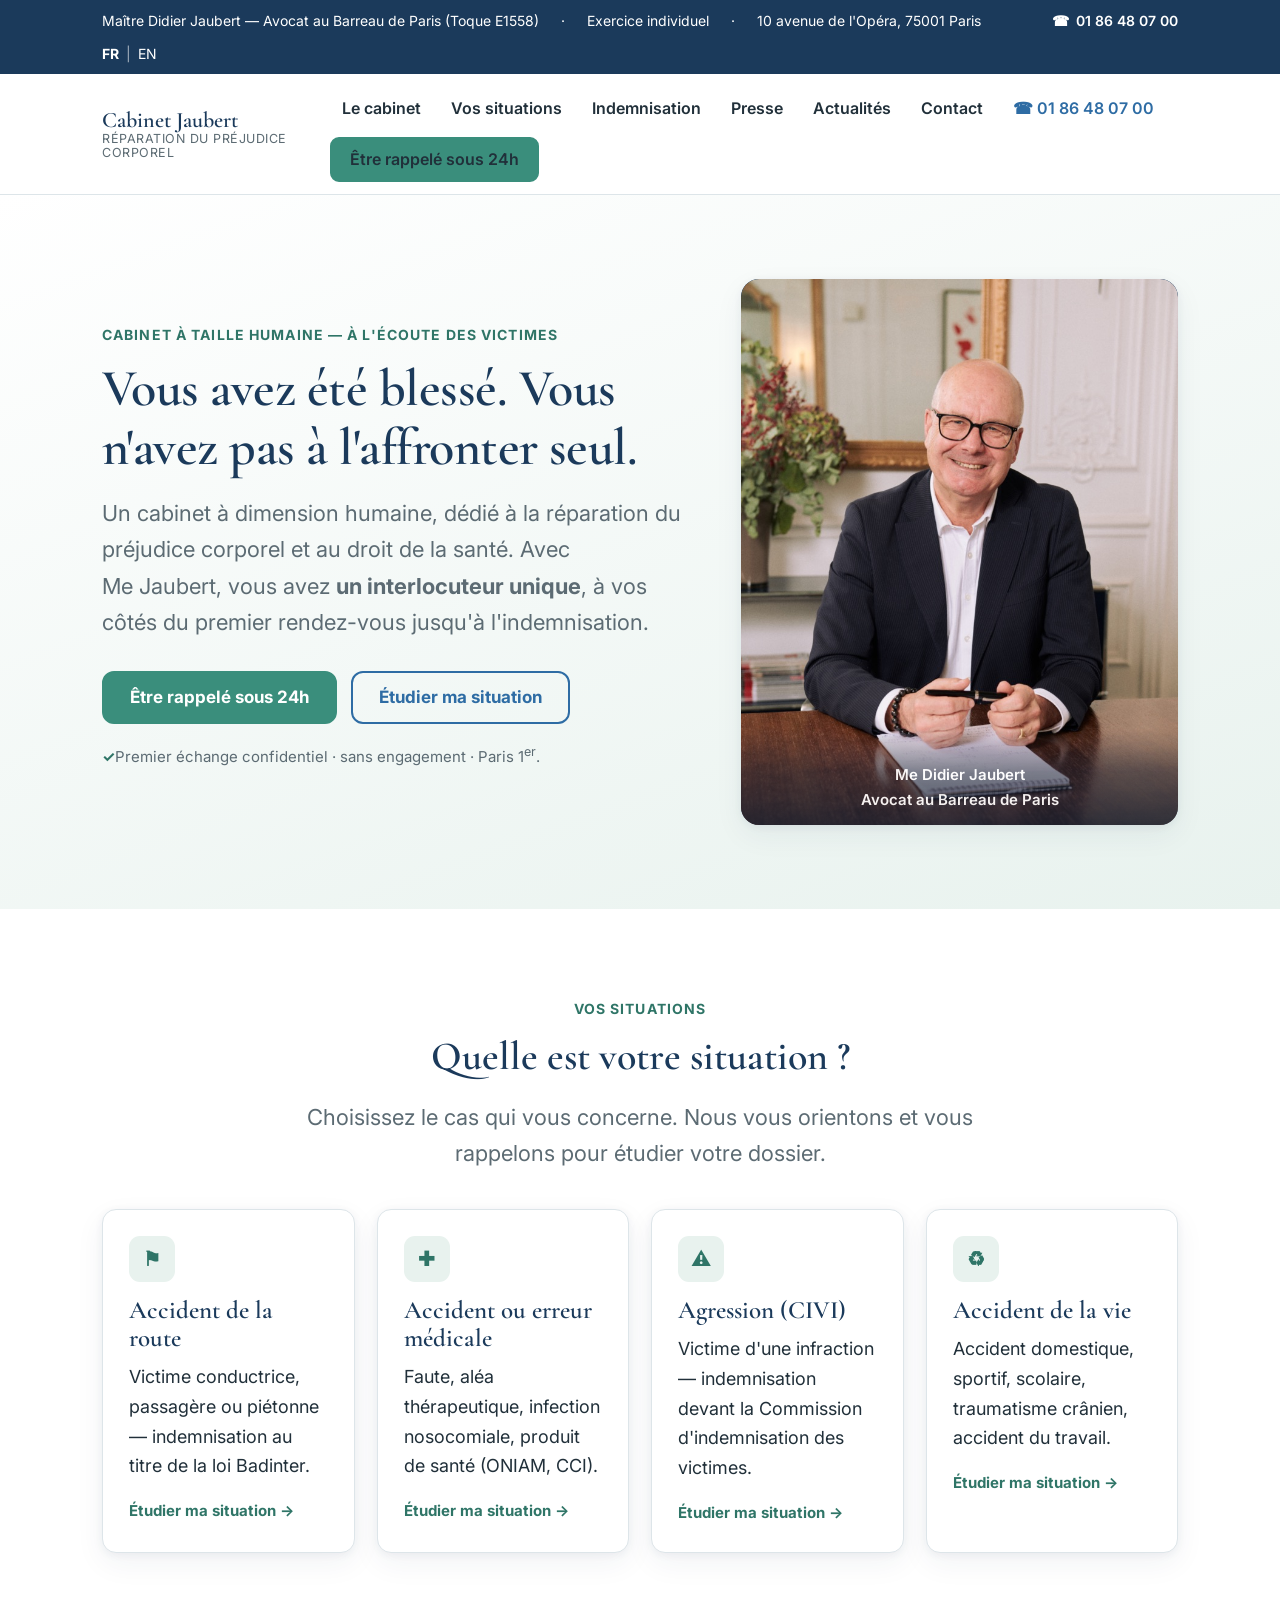
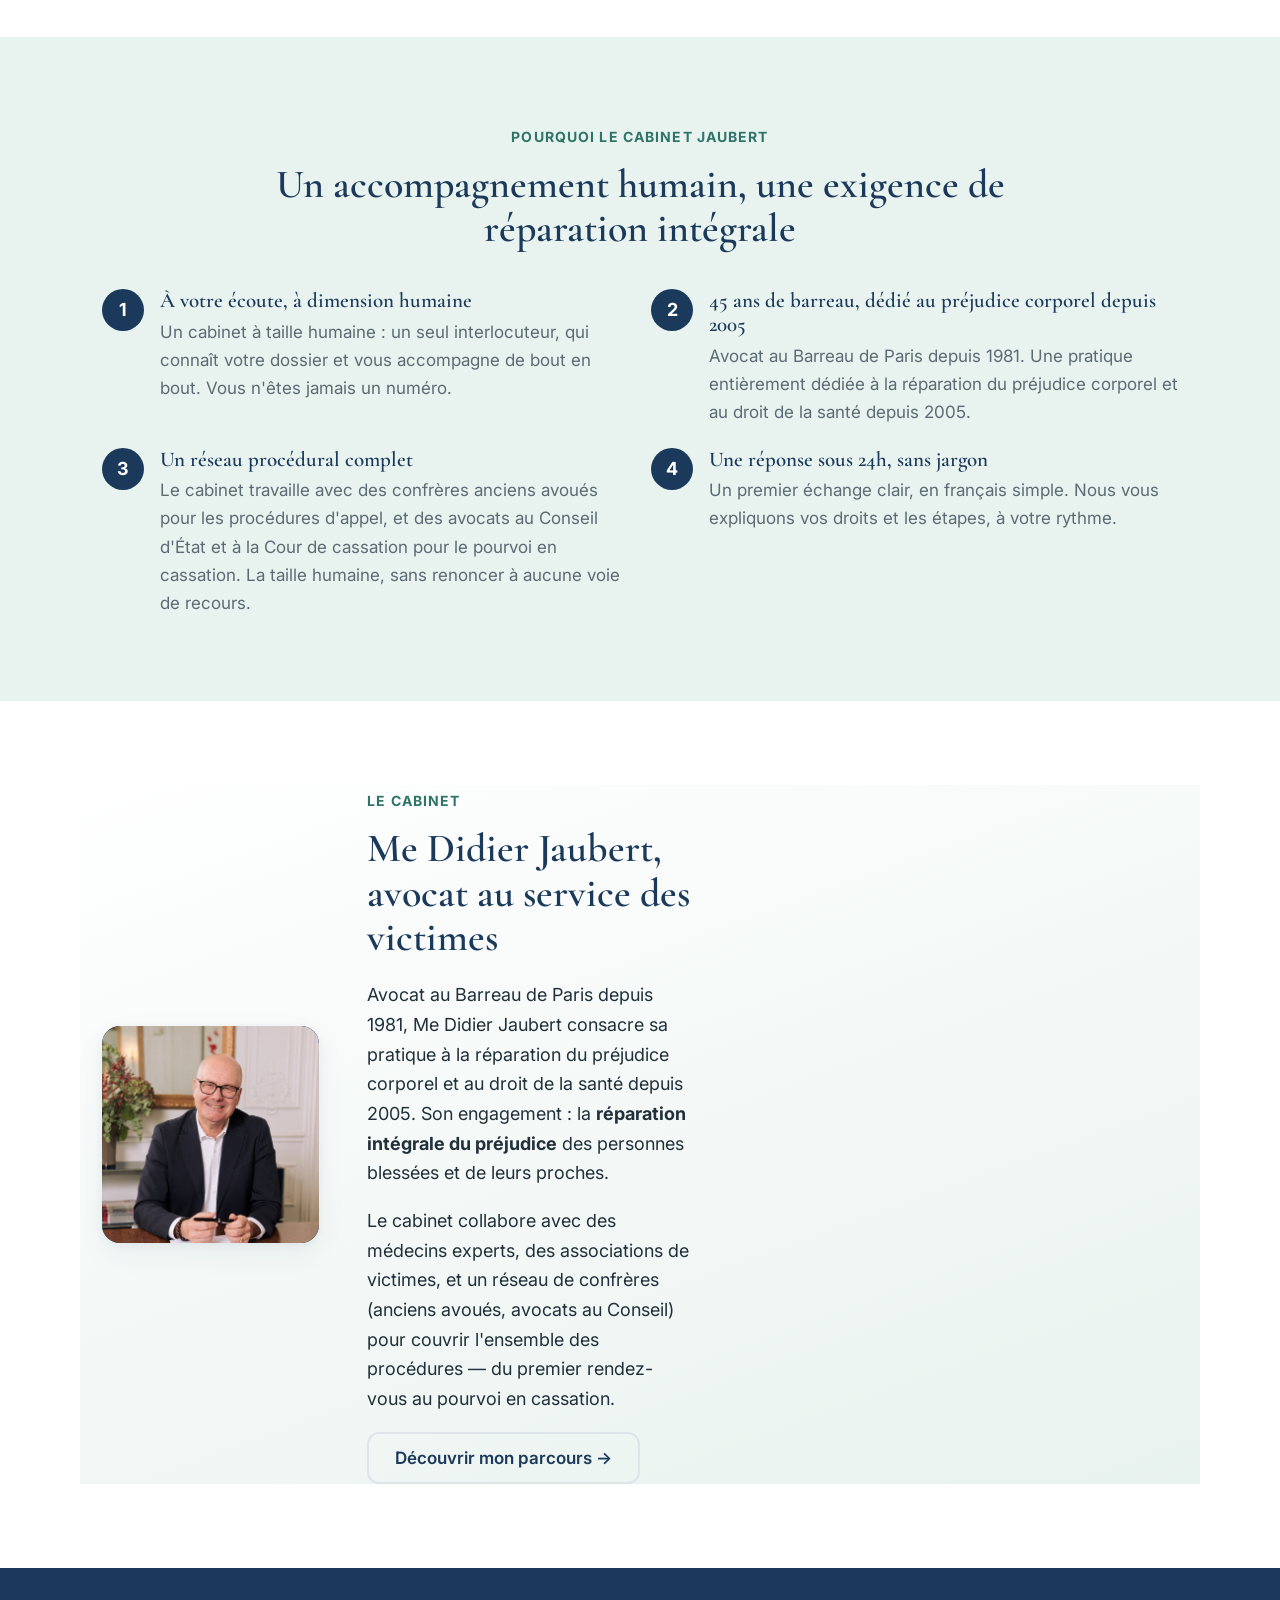
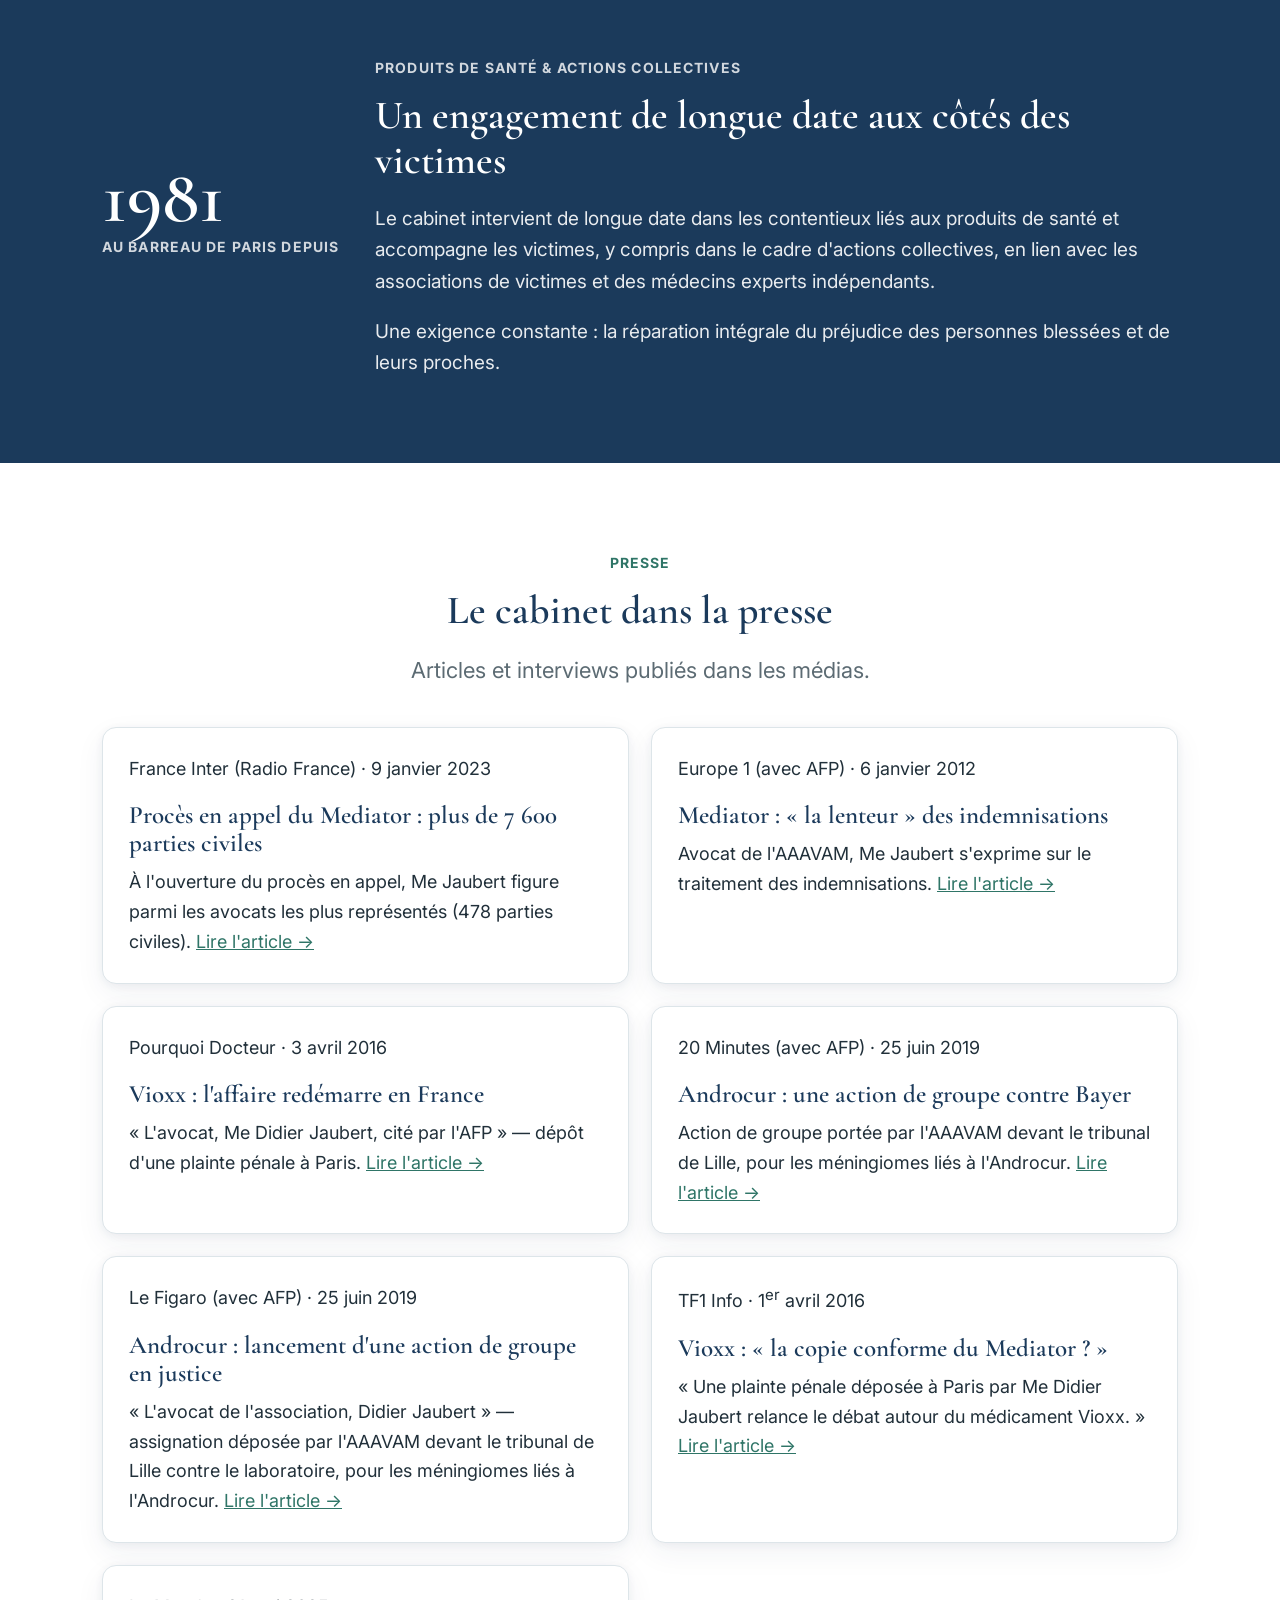
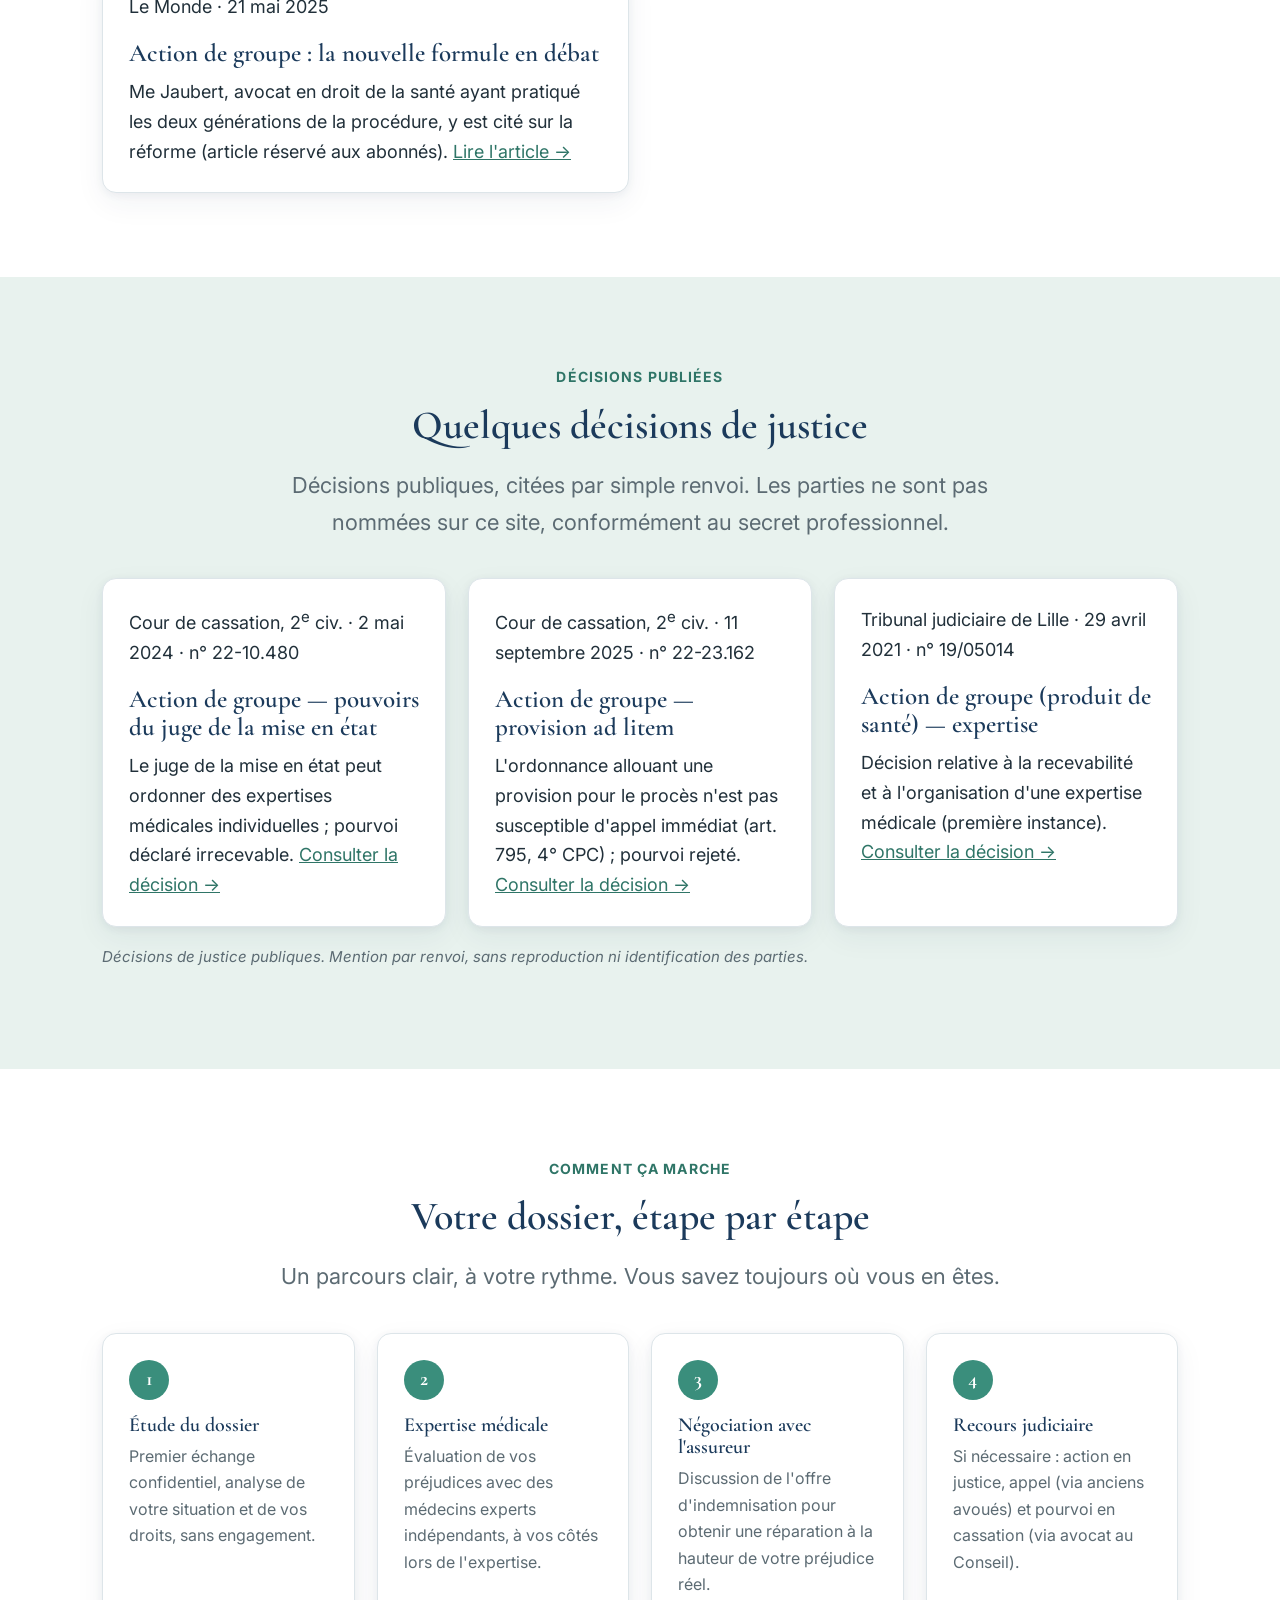
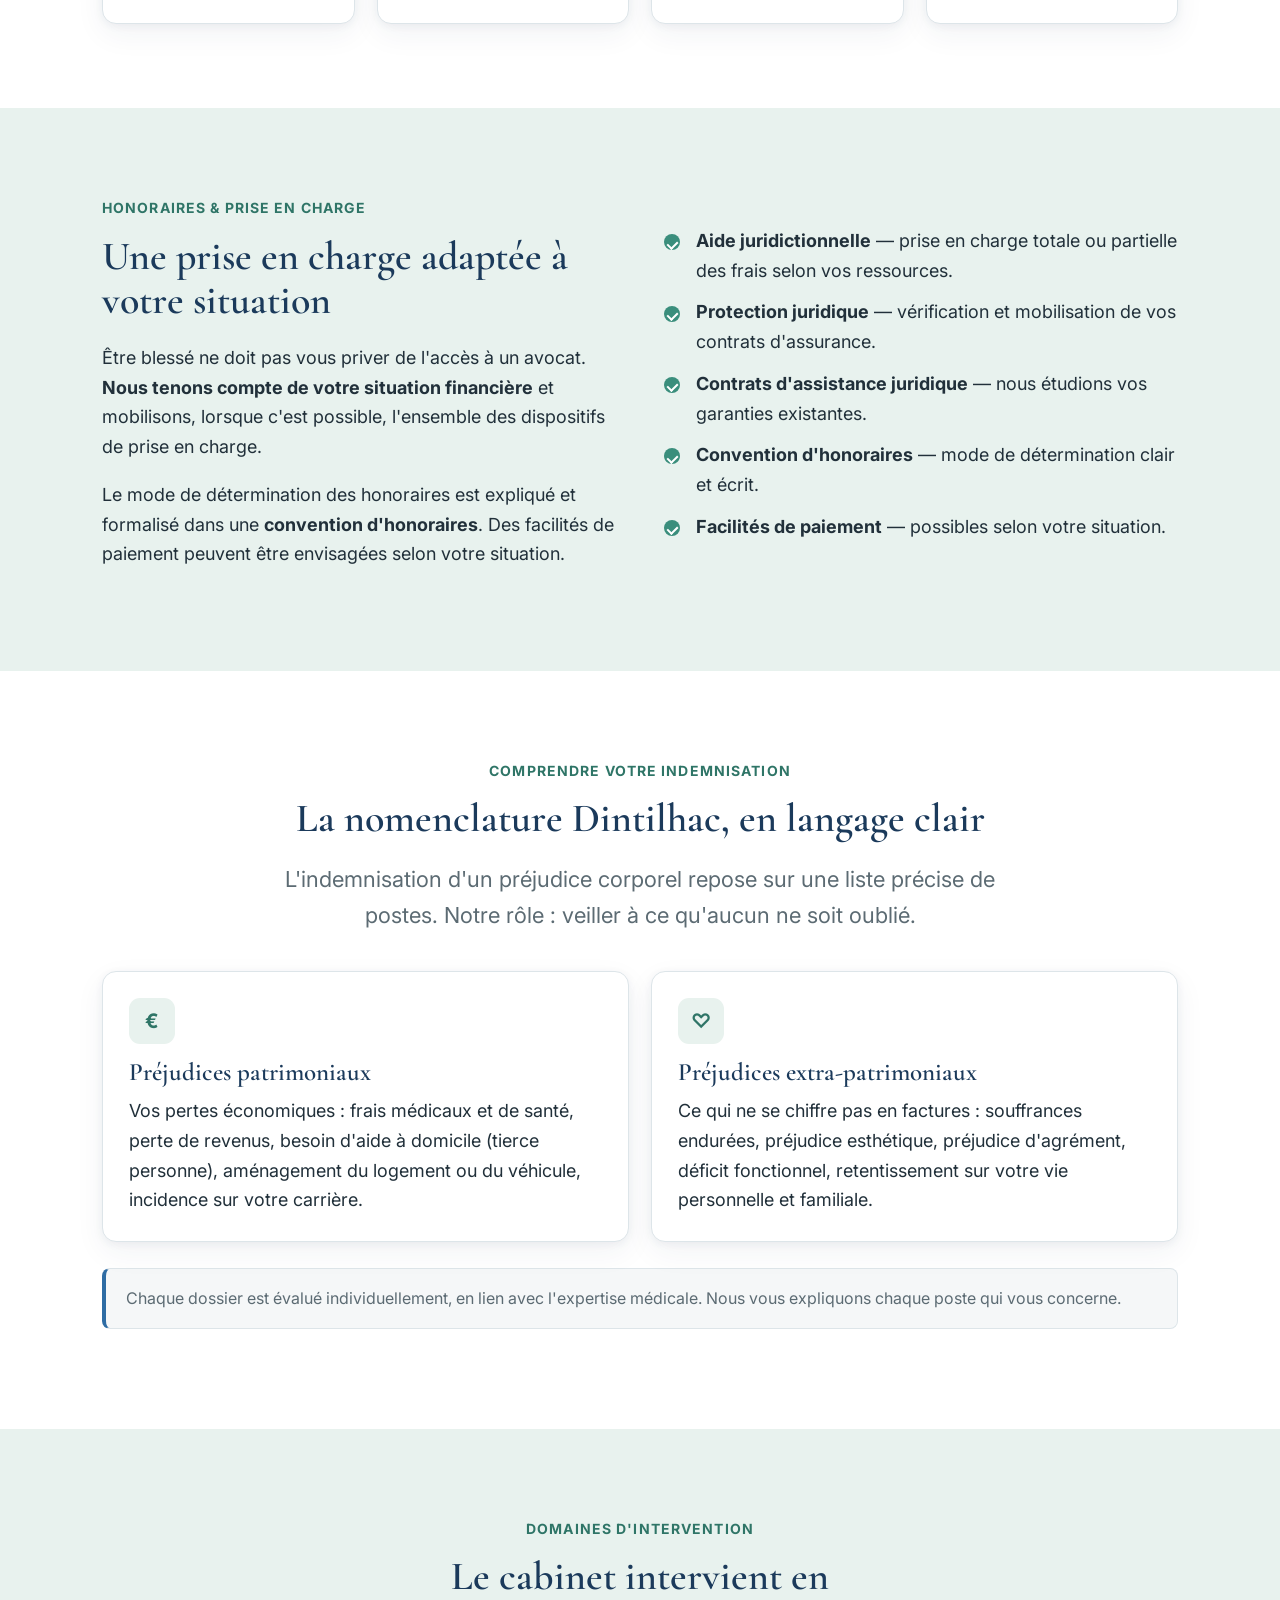
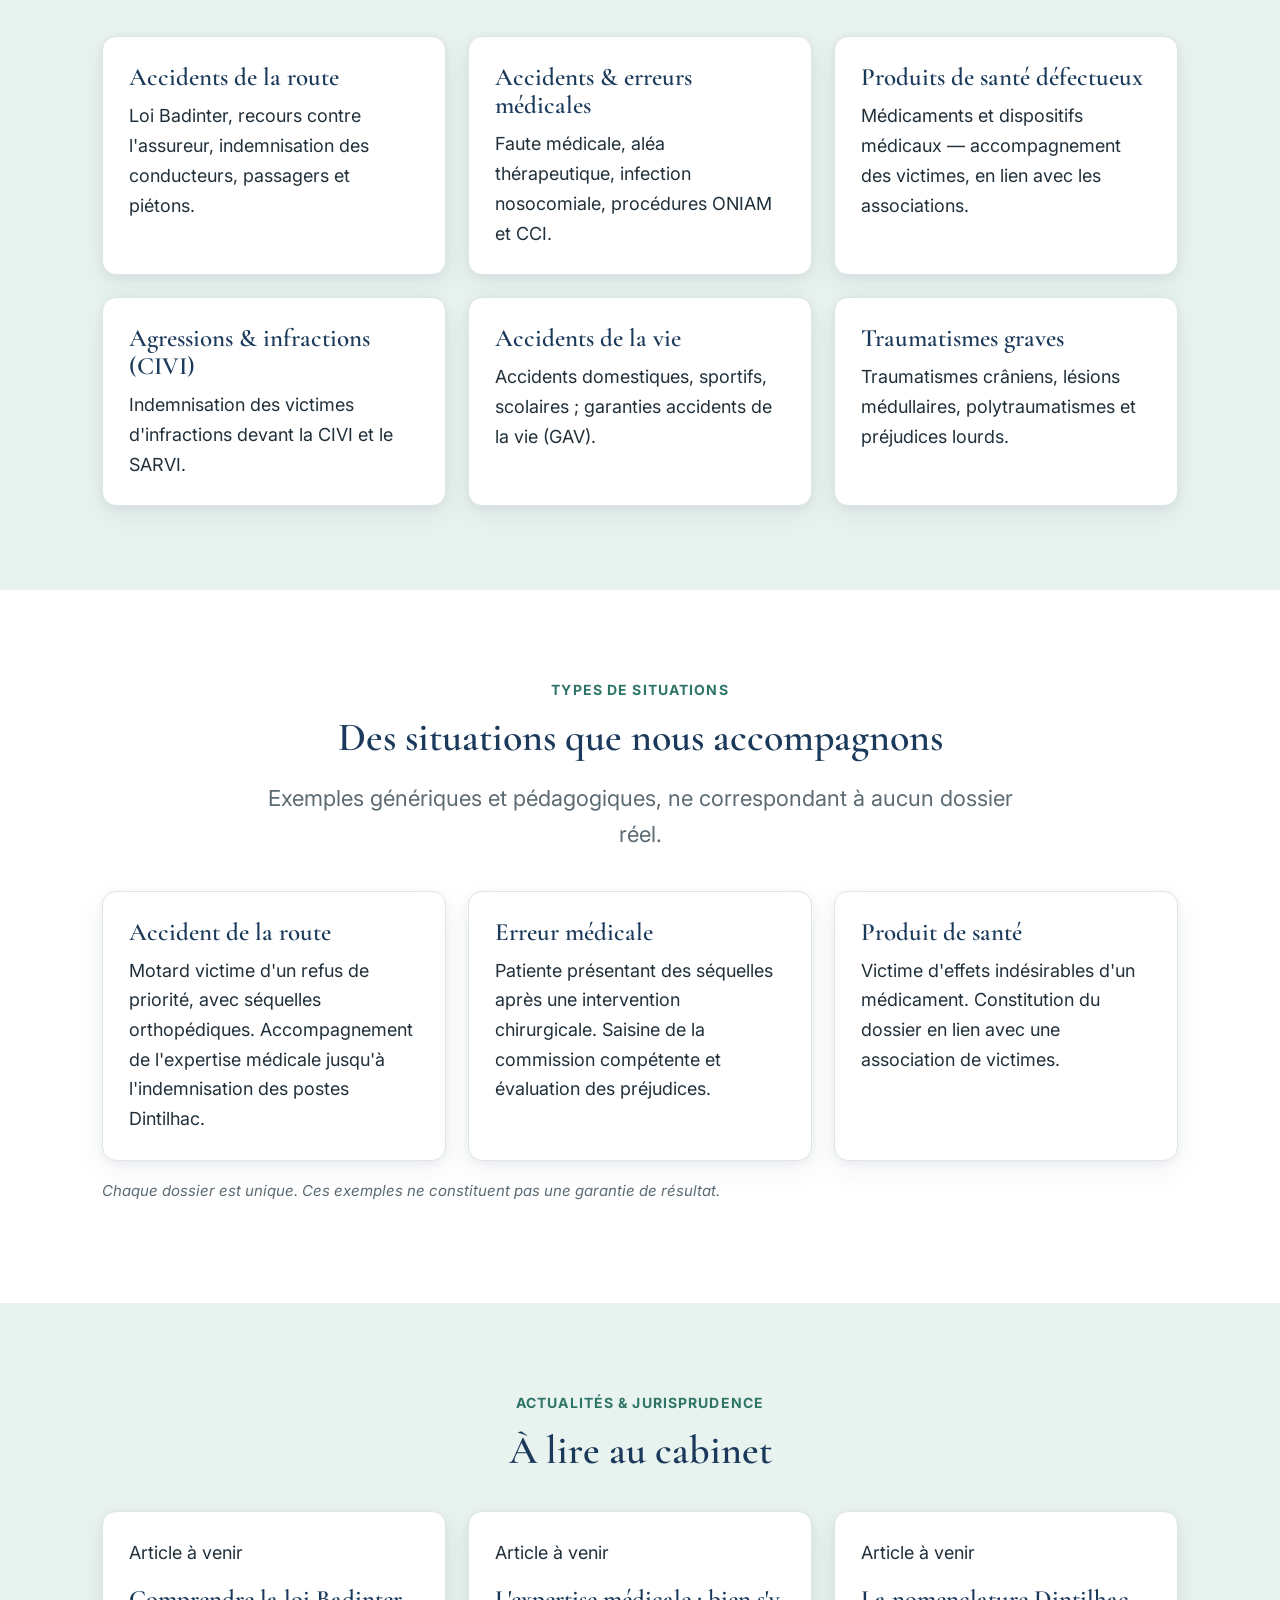
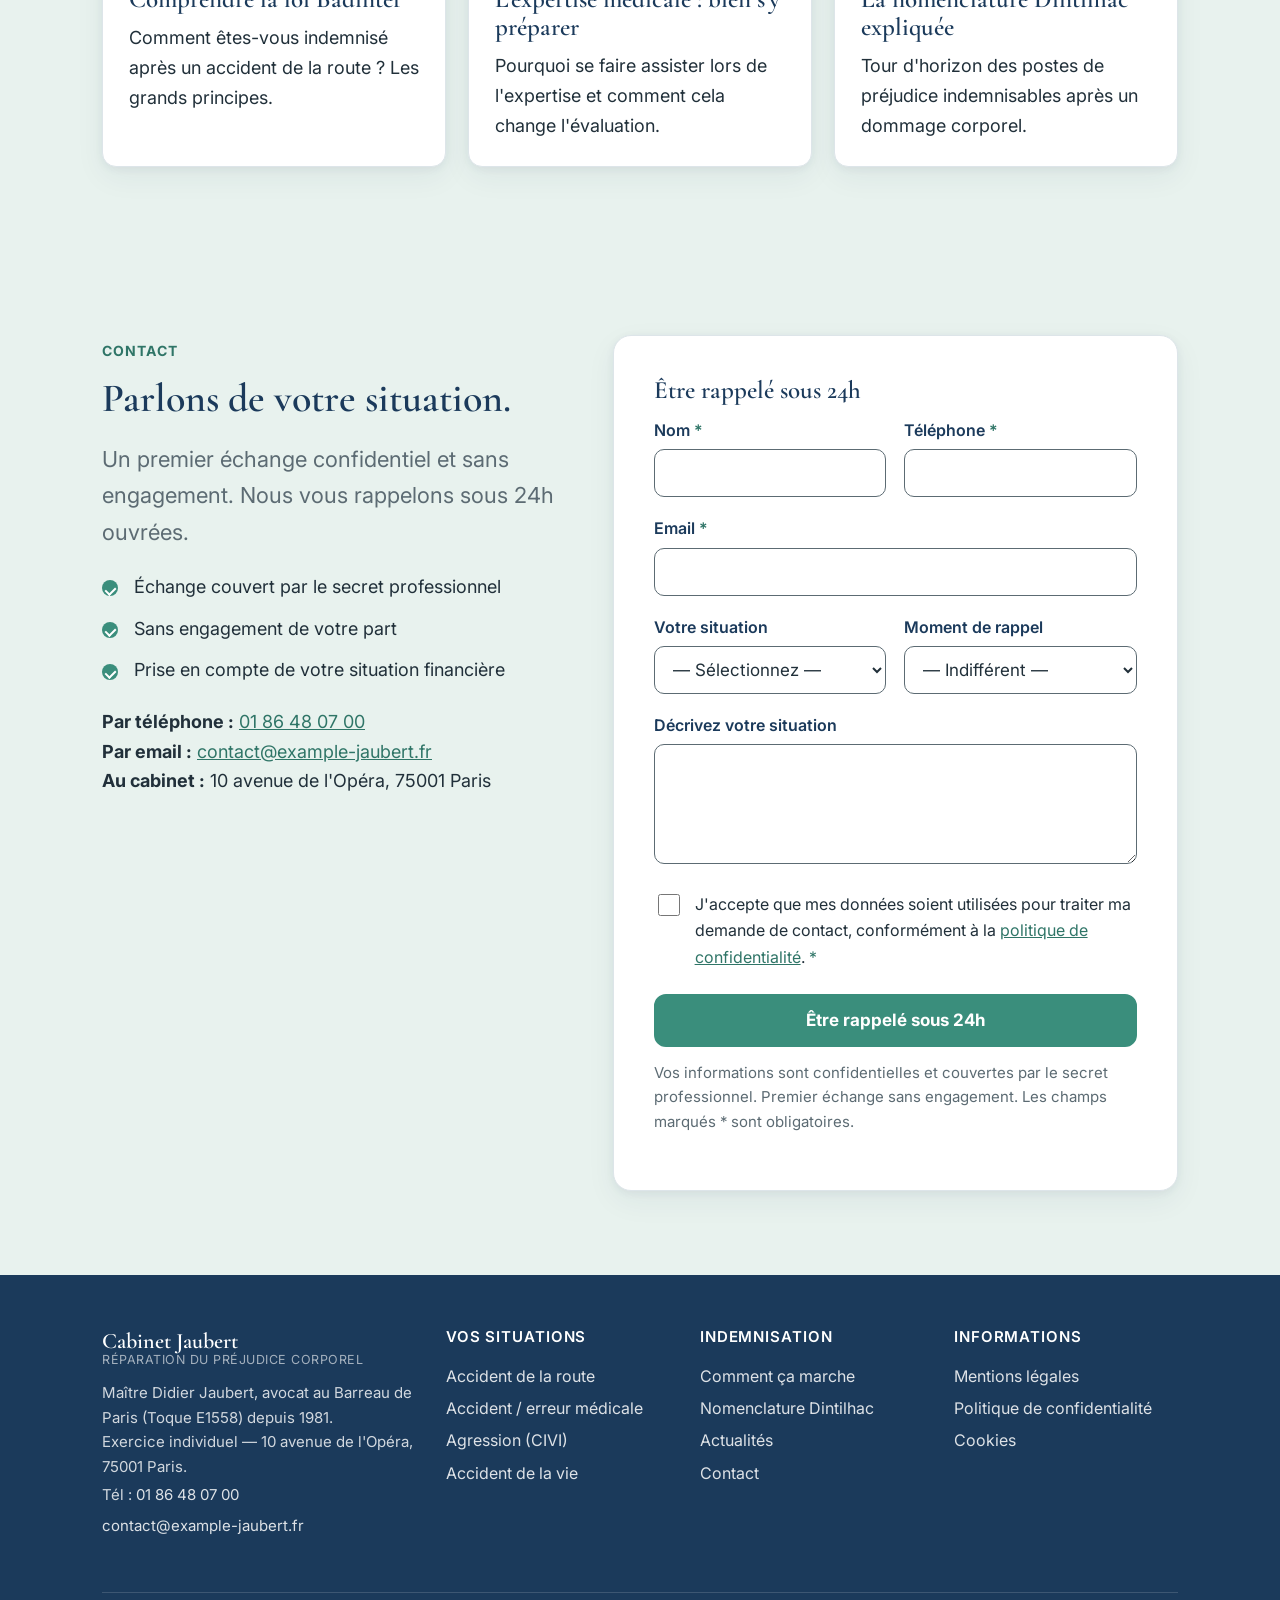
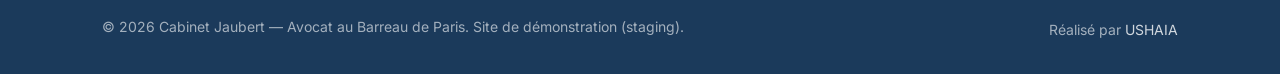
<file: index.html>
<!doctype html>
<html lang="fr">
<head>
<meta charset="utf-8">
<meta name="viewport" content="width=device-width,initial-scale=1">
<meta name="robots" content="noindex,nofollow"><!-- STAGING : ne pas indexer -->
<title>Cabinet Jaubert — Avocat en réparation du préjudice corporel · Paris</title>
<meta name="description" content="Cabinet à taille humaine dédié à la réparation du préjudice corporel et au droit de la santé. Me Didier Jaubert, avocat au Barreau de Paris depuis 1981. Un interlocuteur unique, à vos côtés. Rappel sous 24h.">
<link rel="preconnect" href="https://fonts.googleapis.com">
<link rel="preconnect" href="https://fonts.gstatic.com" crossorigin>
<link href="https://fonts.googleapis.com/css2?family=Cormorant+Garamond:wght@500;600;700&family=Inter:wght@400;500;600;700&display=swap" rel="stylesheet">
<link rel="stylesheet" href="styles.css">
</head>
<body>

<a class="skip-link" href="#contenu">Aller au contenu principal</a>

<!-- ============================================================
     SECTION 1 — Barre utilitaire
     ============================================================ -->
<div class="utility-bar">
  <div class="wrap">
    <span class="u-item">Maître Didier Jaubert — Avocat au Barreau de Paris (Toque E1558)</span>
    <span class="u-item" aria-hidden="true">·</span>
    <span class="u-item">Exercice individuel</span>
    <span class="u-item" aria-hidden="true">·</span>
    <span class="u-item">10 avenue de l'Opéra, 75001 Paris</span>
    <span class="u-spacer"></span>
    <!-- TODO PLACEHOLDER : remplacer par le numéro réel avant production -->
    <a class="u-item" href="tel:+33186480700" aria-label="Appeler le cabinet">
      <span aria-hidden="true">&#9742;</span> 01&nbsp;86&nbsp;48&nbsp;07&nbsp;00
    </a>
    <span class="u-item lang"><strong>FR</strong> <span aria-hidden="true">|</span> EN</span>
  </div>
</div>

<!-- ============================================================
     SECTION 2 — Navigation collante
     ============================================================ -->
<header>
  <nav class="site-nav" aria-label="Navigation principale">
    <div class="wrap">
      <a class="brand" href="index.html" aria-label="Cabinet Jaubert, accueil">
        <b>Cabinet Jaubert</b>
        <small>Réparation du préjudice corporel</small>
      </a>
      <button class="nav-toggle" aria-expanded="false" aria-controls="menu-principal" aria-label="Ouvrir le menu">&#9776;</button>
      <div class="nav-links" id="menu-principal">
        <a href="#cabinet">Le cabinet</a>
        <a href="#situations">Vos situations</a>
        <a href="#indemnisation">Indemnisation</a>
        <a href="#presse">Presse</a>
        <a href="#actualites">Actualités</a>
        <a href="#contact">Contact</a>
        <!-- TODO PLACEHOLDER : numéro réel -->
        <a class="nav-phone" href="tel:+33186480700" aria-label="Appeler le cabinet"><span aria-hidden="true">&#9742;</span>&nbsp;01&nbsp;86&nbsp;48&nbsp;07&nbsp;00</a>
        <a class="btn btn-primary" href="#contact">Être rappelé sous 24h</a>
      </div>
    </div>
  </nav>
</header>

<main id="contenu">

  <!-- ==========================================================
       SECTION 3 — Hero
       ========================================================== -->
  <section class="hero" aria-labelledby="hero-titre">
    <div class="wrap">
      <div>
        <span class="eyebrow">Cabinet à taille humaine — à l'écoute des victimes</span>
        <h1 id="hero-titre">Vous avez été blessé. Vous n'avez pas à l'affronter seul.</h1>
        <p class="lead">Un cabinet à dimension humaine, dédié à la réparation du préjudice
          corporel et au droit de la santé. Avec Me&nbsp;Jaubert, vous avez
          <strong>un interlocuteur unique</strong>, à vos côtés du premier rendez-vous
          jusqu'à l'indemnisation.</p>
        <div class="cta-row">
          <a class="btn btn-primary" href="#contact">Être rappelé sous 24h</a>
          <a class="btn btn-secondary" href="#situations">Étudier ma situation</a>
        </div>
        <p class="micro">Premier échange confidentiel · sans engagement · Paris 1<sup>er</sup>.</p>
      </div>
      <div>
        <div class="portrait has-photo">
          <img src="img/dj2.jpg" alt="Maître Didier Jaubert, avocat au Barreau de Paris, souriant à son bureau à Paris">
          <span class="cap">Me Didier Jaubert<br>Avocat au Barreau de Paris</span>
        </div>
      </div>
    </div>
  </section>

  <!-- ==========================================================
       SECTION 4 — Sélecteur de situation (4 cartes)
       ========================================================== -->
  <section id="situations" class="section-white" aria-labelledby="situations-titre">
    <div class="wrap">
      <div class="center narrow">
        <span class="eyebrow">Vos situations</span>
        <h2 id="situations-titre">Quelle est votre situation&nbsp;?</h2>
        <p class="lead">Choisissez le cas qui vous concerne. Nous vous orientons et vous
          rappelons pour étudier votre dossier.</p>
      </div>
      <div class="grid grid-4" style="margin-top:38px">
        <a class="card" href="#contact">
          <div class="ic" aria-hidden="true">&#9873;</div>
          <h3>Accident de la route</h3>
          <p>Victime conductrice, passagère ou piétonne — indemnisation au titre de la loi Badinter.</p>
          <p class="more">Étudier ma situation &rarr;</p>
        </a>
        <a class="card" href="#contact">
          <div class="ic" aria-hidden="true">&#10010;</div>
          <h3>Accident ou erreur médicale</h3>
          <p>Faute, aléa thérapeutique, infection nosocomiale, produit de santé (ONIAM, CCI).</p>
          <p class="more">Étudier ma situation &rarr;</p>
        </a>
        <a class="card" href="#contact">
          <div class="ic" aria-hidden="true">&#9888;</div>
          <h3>Agression (CIVI)</h3>
          <p>Victime d'une infraction — indemnisation devant la Commission d'indemnisation des victimes.</p>
          <p class="more">Étudier ma situation &rarr;</p>
        </a>
        <a class="card" href="#contact">
          <div class="ic" aria-hidden="true">&#9851;</div>
          <h3>Accident de la vie</h3>
          <p>Accident domestique, sportif, scolaire, traumatisme crânien, accident du travail.</p>
          <p class="more">Étudier ma situation &rarr;</p>
        </a>
      </div>
    </div>
  </section>

  <!-- ==========================================================
       SECTION 5 — 4 différenciateurs
       ========================================================== -->
  <section class="section-tint" aria-labelledby="diff-titre">
    <div class="wrap">
      <div class="center narrow">
        <span class="eyebrow">Pourquoi le cabinet Jaubert</span>
        <h2 id="diff-titre">Un accompagnement humain, une exigence de réparation intégrale</h2>
      </div>
      <div class="grid grid-2" style="margin-top:38px">
        <div class="diff">
          <span class="num" aria-hidden="true">1</span>
          <div>
            <h3>À votre écoute, à dimension humaine</h3>
            <p>Un cabinet à taille humaine : un seul interlocuteur, qui connaît votre dossier
              et vous accompagne de bout en bout. Vous n'êtes jamais un numéro.</p>
          </div>
        </div>
        <div class="diff">
          <span class="num" aria-hidden="true">2</span>
          <div>
            <h3>45 ans de barreau, dédié au préjudice corporel depuis 2005</h3>
            <p>Avocat au Barreau de Paris depuis 1981. Une pratique entièrement dédiée à la
              réparation du préjudice corporel et au droit de la santé depuis 2005.</p>
          </div>
        </div>
        <div class="diff">
          <span class="num" aria-hidden="true">3</span>
          <div>
            <h3>Un réseau procédural complet</h3>
            <p>Le cabinet travaille avec des confrères anciens avoués pour les procédures
              d'appel, et des avocats au Conseil d'État et à la Cour de cassation pour le
              pourvoi en cassation. La taille humaine, sans renoncer à aucune voie de recours.</p>
          </div>
        </div>
        <div class="diff">
          <span class="num" aria-hidden="true">4</span>
          <div>
            <h3>Une réponse sous 24h, sans jargon</h3>
            <p>Un premier échange clair, en français simple. Nous vous expliquons vos droits
              et les étapes, à votre rythme.</p>
          </div>
        </div>
      </div>
    </div>
  </section>

  <!-- ==========================================================
       SECTION 6 — Teaser bio fondateur
       ========================================================== -->
  <section id="cabinet" class="section-white" aria-labelledby="bio-titre">
    <div class="wrap hero">
      <div class="wrap" style="padding:0;max-width:none">
        <div style="display:grid;grid-template-columns:.8fr 1.2fr;gap:48px;align-items:center" class="bio-grid">
          <div>
            <div class="portrait portrait--small has-photo">
              <img src="img/portrait-jaubert.jpg" alt="Maître Didier Jaubert à son bureau, cabinet à Paris">
            </div>
          </div>
          <div>
            <span class="eyebrow">Le cabinet</span>
            <h2 id="bio-titre">Me Didier Jaubert, avocat au service des victimes</h2>
            <p>Avocat au Barreau de Paris depuis 1981, Me Didier Jaubert consacre sa pratique
              à la réparation du préjudice corporel et au droit de la santé depuis 2005. Son
              engagement : la <strong>réparation intégrale du préjudice</strong> des personnes
              blessées et de leurs proches.</p>
            <p>Le cabinet collabore avec des médecins experts, des associations de victimes,
              et un réseau de confrères (anciens avoués, avocats au Conseil) pour couvrir
              l'ensemble des procédures — du premier rendez-vous au pourvoi en cassation.</p>
            <p style="margin-bottom:0"><a class="btn btn-ghost" href="#contact">Découvrir mon parcours &rarr;</a></p>
          </div>
        </div>
      </div>
    </div>
  </section>

  <!-- ==========================================================
       SECTION 7 — Bandeau crédibilité Mediator (défendable)
       ========================================================== -->
  <section class="cred-band" aria-labelledby="cred-titre">
    <div class="wrap">
      <div>
        <span class="stat" aria-hidden="true">1981</span>
        <span class="eyebrow" style="color:rgba(255,255,255,.8);display:block">Au Barreau de Paris depuis</span>
      </div>
      <div>
        <span class="eyebrow" style="color:rgba(255,255,255,.8)">Produits de santé &amp; actions collectives</span>
        <h2 id="cred-titre" style="margin-top:0">Un engagement de longue date aux côtés des victimes</h2>
        <p>Le cabinet intervient de longue date dans les contentieux liés aux produits de santé
          et accompagne les victimes, y compris dans le cadre d'actions collectives, en lien avec
          les associations de victimes et des médecins experts indépendants.</p>
        <p style="margin-bottom:0">Une exigence constante&nbsp;: la réparation intégrale du
          préjudice des personnes blessées et de leurs proches.</p>
      </div>
    </div>
  </section>

  <!-- ==========================================================
       SECTION 7 bis — Presse (vecteur déontologique pour évoquer
       des affaires : renvoi à des articles/interviews — RIN art. 2.2)
       ========================================================== -->
  <section id="presse" class="section-white" aria-labelledby="presse-titre">
    <div class="wrap">
      <div class="center narrow">
        <span class="eyebrow">Presse</span>
        <h2 id="presse-titre">Le cabinet dans la presse</h2>
        <p class="lead">Articles et interviews publiés dans les médias.</p>
      </div>
      <div class="grid grid-2" style="margin-top:38px">
        <!-- Renvois à des articles de presse PUBLICS (seul vecteur admis, RIN art. 2.2),
             d'après la revue de presse de Me Jaubert. Diffusion par lien (art. 10 RIN),
             sans reproduction des textes. À publier après validation de l'Ordre. -->
        <article class="card">
          <p class="more">France Inter (Radio France) · 9 janvier 2023</p>
          <h3>Procès en appel du Mediator : plus de 7 600 parties civiles</h3>
          <p>À l'ouverture du procès en appel, Me Jaubert figure parmi les avocats les plus
            représentés (478 parties civiles).
            <a href="https://www.radiofrance.fr/franceinter/plus-de-7600-parties-civiles-pour-une-audience-hors-norme-le-proces-en-appel-du-mediator-s-est-ouvert-9432330" target="_blank" rel="noopener">Lire l'article &rarr;</a></p>
        </article>
        <article class="card">
          <p class="more">Europe&nbsp;1 (avec AFP) · 6 janvier 2012</p>
          <h3>Mediator : « la lenteur » des indemnisations</h3>
          <p>Avocat de l'AAAVAM, Me Jaubert s'exprime sur le traitement des indemnisations.
            <a href="https://www.europe1.fr/societe/Mediator-lenteur-des-indemnisations-716040" target="_blank" rel="noopener">Lire l'article &rarr;</a></p>
        </article>
        <article class="card">
          <p class="more">Pourquoi Docteur · 3 avril 2016</p>
          <h3>Vioxx : l'affaire redémarre en France</h3>
          <p>« L'avocat, Me Didier Jaubert, cité par l'AFP » — dépôt d'une plainte pénale à Paris.
            <a href="https://www.pourquoidocteur.fr/Articles/Question-d-actu/14950-Anti-inflammatoire-Vioxx-l-affaire-redemarre-en-France" target="_blank" rel="noopener">Lire l'article &rarr;</a></p>
        </article>
        <article class="card">
          <p class="more">20 Minutes (avec AFP) · 25 juin 2019</p>
          <h3>Androcur : une action de groupe contre Bayer</h3>
          <p>Action de groupe portée par l'AAAVAM devant le tribunal de Lille, pour les
            méningiomes liés à l'Androcur.
            <a href="https://www.20minutes.fr/sante/2549143-20190625-androcur-victimes-lancent-action-groupe-justice-obtenir-reparation" target="_blank" rel="noopener">Lire l'article &rarr;</a></p>
        </article>
        <article class="card">
          <p class="more">Le Figaro (avec AFP) · 25 juin 2019</p>
          <h3>Androcur : lancement d'une action de groupe en justice</h3>
          <p>« L'avocat de l'association, Didier Jaubert » — assignation déposée par l'AAAVAM
            devant le tribunal de Lille contre le laboratoire, pour les méningiomes liés à
            l'Androcur.
            <a href="https://www.lefigaro.fr/flash-eco/androcur-lancement-d-une-action-de-groupe-en-justice-20190625" target="_blank" rel="noopener">Lire l'article &rarr;</a></p>
        </article>
        <article class="card">
          <p class="more">TF1 Info · 1<sup>er</sup> avril 2016</p>
          <h3>Vioxx : « la copie conforme du Mediator ? »</h3>
          <p>« Une plainte pénale déposée à Paris par Me Didier Jaubert relance le débat autour
            du médicament Vioxx. »
            <a href="https://www.tf1info.fr/societe/scandale-du-medicament-vioxx-cest-la-copie-conforme-du-mediator-1507343.html" target="_blank" rel="noopener">Lire l'article &rarr;</a></p>
        </article>
        <article class="card">
          <p class="more">Le Monde · 21 mai 2025</p>
          <h3>Action de groupe : la nouvelle formule en débat</h3>
          <p>Me Jaubert, avocat en droit de la santé ayant pratiqué les deux générations de la
            procédure, y est cité sur la réforme (article réservé aux abonnés).
            <a href="https://www.lemonde.fr/argent/article/2025/05/21/consommation-la-nouvelle-formule-de-l-action-de-groupe-ne-dechaine-pas-l-enthousiasme-des-avocats_6607453_1657007.html" target="_blank" rel="noopener">Lire l'article &rarr;</a></p>
        </article>
      </div>
    </div>
  </section>

  <!-- ==========================================================
       SECTION 7 ter — Décisions de justice publiées (anonymisées ; renvoi par lien).
       Décisions publiques ; parties NON nommées ici (secret professionnel).
       AVANT PRODUCTION : accord du client requis (vade-mecum) ; anonymisation déjà faite.
       ========================================================== -->
  <section id="decisions" class="section-tint" aria-labelledby="decisions-titre">
    <div class="wrap">
      <div class="center narrow">
        <span class="eyebrow">Décisions publiées</span>
        <h2 id="decisions-titre">Quelques décisions de justice</h2>
        <p class="lead">Décisions publiques, citées par simple renvoi. Les parties ne sont pas
          nommées sur ce site, conformément au secret professionnel.</p>
      </div>
      <div class="grid grid-3" style="margin-top:38px">
        <article class="card">
          <p class="more">Cour de cassation, 2<sup>e</sup> civ. · 2 mai 2024 · n° 22-10.480</p>
          <h3>Action de groupe — pouvoirs du juge de la mise en état</h3>
          <p>Le juge de la mise en état peut ordonner des expertises médicales individuelles ;
            pourvoi déclaré irrecevable.
            <a href="https://www.courdecassation.fr/decision/66332ca4cbff4d0008b074b9" target="_blank" rel="noopener">Consulter la décision &rarr;</a></p>
        </article>
        <article class="card">
          <p class="more">Cour de cassation, 2<sup>e</sup> civ. · 11 septembre 2025 · n° 22-23.162</p>
          <h3>Action de groupe — provision ad litem</h3>
          <p>L'ordonnance allouant une provision pour le procès n'est pas susceptible d'appel
            immédiat (art. 795, 4° CPC) ; pourvoi rejeté.
            <a href="https://www.courdecassation.fr/decision/export/632412d905769e2d4ddbaf96/1" target="_blank" rel="noopener">Consulter la décision &rarr;</a></p>
        </article>
        <article class="card">
          <p class="more">Tribunal judiciaire de Lille · 29 avril 2021 · n° 19/05014</p>
          <h3>Action de groupe (produit de santé) — expertise</h3>
          <p>Décision relative à la recevabilité et à l'organisation d'une expertise médicale
            (première instance).
            <a href="https://www.doctrine.fr/d/TJ/Lille/2021/U9F1C605BF6973C89E422" target="_blank" rel="noopener">Consulter la décision &rarr;</a></p>
        </article>
      </div>
      <p class="disclaimer">Décisions de justice publiques. Mention par renvoi, sans
        reproduction ni identification des parties.</p>
    </div>
  </section>

  <!-- ==========================================================
       SECTION 8 — Comment ça marche (4 étapes)
       ========================================================== -->
  <section id="indemnisation" class="section-white" aria-labelledby="process-titre">
    <div class="wrap">
      <div class="center narrow">
        <span class="eyebrow">Comment ça marche</span>
        <h2 id="process-titre">Votre dossier, étape par étape</h2>
        <p class="lead">Un parcours clair, à votre rythme. Vous savez toujours où vous en êtes.</p>
      </div>
      <div class="steps" style="margin-top:38px">
        <div class="step">
          <h3>Étude du dossier</h3>
          <p>Premier échange confidentiel, analyse de votre situation et de vos droits, sans engagement.</p>
        </div>
        <div class="step">
          <h3>Expertise médicale</h3>
          <p>Évaluation de vos préjudices avec des médecins experts indépendants, à vos côtés
            lors de l'expertise.</p>
        </div>
        <div class="step">
          <h3>Négociation avec l'assureur</h3>
          <p>Discussion de l'offre d'indemnisation pour obtenir une réparation à la hauteur de
            votre préjudice réel.</p>
        </div>
        <div class="step">
          <h3>Recours judiciaire</h3>
          <p>Si nécessaire : action en justice, appel (via anciens avoués) et pourvoi en
            cassation (via avocat au Conseil).</p>
        </div>
      </div>
    </div>
  </section>

  <!-- ==========================================================
       SECTION 9 — Prise en charge / situation financière
       ========================================================== -->
  <section class="section-tint" aria-labelledby="prise-titre">
    <div class="wrap">
      <div style="display:grid;grid-template-columns:1fr 1fr;gap:48px;align-items:center" class="bio-grid">
        <div>
          <span class="eyebrow">Honoraires &amp; prise en charge</span>
          <h2 id="prise-titre">Une prise en charge adaptée à votre situation</h2>
          <p>Être blessé ne doit pas vous priver de l'accès à un avocat.
            <strong>Nous tenons compte de votre situation financière</strong> et mobilisons,
            lorsque c'est possible, l'ensemble des dispositifs de prise en charge.</p>
          <p>Le mode de détermination des honoraires est expliqué et formalisé dans une
            <strong>convention d'honoraires</strong>. Des facilités de paiement peuvent être
            envisagées selon votre situation.</p>
        </div>
        <div>
          <ul class="check-list" style="font-size:18px">
            <li><strong>Aide juridictionnelle</strong> — prise en charge totale ou partielle
              des frais selon vos ressources.</li>
            <li><strong>Protection juridique</strong> — vérification et mobilisation de vos
              contrats d'assurance.</li>
            <li><strong>Contrats d'assistance juridique</strong> — nous étudions vos garanties
              existantes.</li>
            <li><strong>Convention d'honoraires</strong> — mode de détermination clair et écrit.</li>
            <li><strong>Facilités de paiement</strong> — possibles selon votre situation.</li>
          </ul>
        </div>
      </div>
    </div>
  </section>

  <!-- ==========================================================
       SECTION 10 — Comprendre votre indemnisation (Dintilhac)
       ========================================================== -->
  <section class="section-white" aria-labelledby="dintilhac-titre">
    <div class="wrap">
      <div class="center narrow">
        <span class="eyebrow">Comprendre votre indemnisation</span>
        <h2 id="dintilhac-titre">La nomenclature Dintilhac, en langage clair</h2>
        <p class="lead">L'indemnisation d'un préjudice corporel repose sur une liste précise de
          postes. Notre rôle : veiller à ce qu'aucun ne soit oublié.</p>
      </div>
      <div class="grid grid-2" style="margin-top:38px">
        <div class="card">
          <div class="ic" aria-hidden="true">&#8364;</div>
          <h3>Préjudices patrimoniaux</h3>
          <p>Vos pertes économiques : frais médicaux et de santé, perte de revenus, besoin
            d'aide à domicile (tierce personne), aménagement du logement ou du véhicule,
            incidence sur votre carrière.</p>
        </div>
        <div class="card">
          <div class="ic" aria-hidden="true">&#9825;</div>
          <h3>Préjudices extra-patrimoniaux</h3>
          <p>Ce qui ne se chiffre pas en factures : souffrances endurées, préjudice esthétique,
            préjudice d'agrément, déficit fonctionnel, retentissement sur votre vie personnelle
            et familiale.</p>
        </div>
      </div>
      <p class="note" style="margin-top:26px">Chaque dossier est évalué individuellement, en
        lien avec l'expertise médicale. Nous vous expliquons chaque poste qui vous concerne.</p>
    </div>
  </section>

  <!-- ==========================================================
       SECTION 11 — Domaines d'intervention (grid)
       ========================================================== -->
  <section class="section-tint" aria-labelledby="domaines-titre">
    <div class="wrap">
      <div class="center narrow">
        <span class="eyebrow">Domaines d'intervention</span>
        <h2 id="domaines-titre">Le cabinet intervient en</h2>
      </div>
      <div class="grid grid-3" style="margin-top:38px">
        <div class="card"><h3>Accidents de la route</h3><p>Loi Badinter, recours contre l'assureur, indemnisation des conducteurs, passagers et piétons.</p></div>
        <div class="card"><h3>Accidents &amp; erreurs médicales</h3><p>Faute médicale, aléa thérapeutique, infection nosocomiale, procédures ONIAM et CCI.</p></div>
        <div class="card"><h3>Produits de santé défectueux</h3><p>Médicaments et dispositifs médicaux — accompagnement des victimes, en lien avec les associations.</p></div>
        <div class="card"><h3>Agressions &amp; infractions (CIVI)</h3><p>Indemnisation des victimes d'infractions devant la CIVI et le SARVI.</p></div>
        <div class="card"><h3>Accidents de la vie</h3><p>Accidents domestiques, sportifs, scolaires ; garanties accidents de la vie (GAV).</p></div>
        <div class="card"><h3>Traumatismes graves</h3><p>Traumatismes crâniens, lésions médullaires, polytraumatismes et préjudices lourds.</p></div>
      </div>
    </div>
  </section>

  <!-- ==========================================================
       SECTION 12 — Exemples de dossiers (anonymisés + disclaimer)
       ========================================================== -->
  <section class="section-white" aria-labelledby="exemples-titre">
    <div class="wrap">
      <div class="center narrow">
        <span class="eyebrow">Types de situations</span>
        <h2 id="exemples-titre">Des situations que nous accompagnons</h2>
        <p class="lead">Exemples génériques et pédagogiques, ne correspondant à aucun dossier réel.</p>
      </div>
      <div class="grid grid-3" style="margin-top:38px">
        <div class="card">
          <h3>Accident de la route</h3>
          <p>Motard victime d'un refus de priorité, avec séquelles orthopédiques. Accompagnement
            de l'expertise médicale jusqu'à l'indemnisation des postes Dintilhac.</p>
        </div>
        <div class="card">
          <h3>Erreur médicale</h3>
          <p>Patiente présentant des séquelles après une intervention chirurgicale. Saisine de
            la commission compétente et évaluation des préjudices.</p>
        </div>
        <div class="card">
          <h3>Produit de santé</h3>
          <p>Victime d'effets indésirables d'un médicament. Constitution du dossier en lien avec
            une association de victimes.</p>
        </div>
      </div>
      <p class="disclaimer">Chaque dossier est unique. Ces exemples ne constituent pas une
        garantie de résultat.</p>
    </div>
  </section>

  <!-- ==========================================================
       SECTION 13 — Actualités (3 cartes placeholder)
       ========================================================== -->
  <section id="actualites" class="section-tint" aria-labelledby="actu-titre">
    <div class="wrap">
      <div class="center narrow">
        <span class="eyebrow">Actualités &amp; jurisprudence</span>
        <h2 id="actu-titre">À lire au cabinet</h2>
      </div>
      <div class="grid grid-3" style="margin-top:38px">
        <!-- TODO PLACEHOLDER : remplacer par de véritables articles avant production -->
        <article class="card">
          <p class="more">Article à venir</p>
          <h3>Comprendre la loi Badinter</h3>
          <p>Comment êtes-vous indemnisé après un accident de la route ? Les grands principes.</p>
        </article>
        <article class="card">
          <p class="more">Article à venir</p>
          <h3>L'expertise médicale : bien s'y préparer</h3>
          <p>Pourquoi se faire assister lors de l'expertise et comment cela change l'évaluation.</p>
        </article>
        <article class="card">
          <p class="more">Article à venir</p>
          <h3>La nomenclature Dintilhac expliquée</h3>
          <p>Tour d'horizon des postes de préjudice indemnisables après un dommage corporel.</p>
        </article>
      </div>
    </div>
  </section>

  <!-- SECTION Témoignages retirée en v2 : les avis/témoignages de clients ne sont pas
       recommandés sur le site d'un avocat (RIN art. 10.2 — probité/modération ; secret
       professionnel sur l'identité du client, même avec son accord). -->

  <!-- ==========================================================
       SECTION 15 — Bloc conversion final + formulaire
       ========================================================== -->
  <section id="contact" class="section-tint" aria-labelledby="contact-titre">
    <div class="wrap">
      <div style="display:grid;grid-template-columns:.9fr 1.1fr;gap:48px;align-items:start" class="bio-grid">
        <div>
          <span class="eyebrow">Contact</span>
          <h2 id="contact-titre">Parlons de votre situation.</h2>
          <p class="lead">Un premier échange confidentiel et sans engagement. Nous vous
            rappelons sous 24h ouvrées.</p>
          <ul class="check-list" style="margin-top:18px">
            <li>Échange couvert par le secret professionnel</li>
            <li>Sans engagement de votre part</li>
            <li>Prise en compte de votre situation financière</li>
          </ul>
          <p style="margin-top:22px">
            <!-- TODO PLACEHOLDER : numéro et email réels -->
            <strong>Par téléphone :</strong>
            <a href="tel:+33186480700" aria-label="Appeler le cabinet">01&nbsp;86&nbsp;48&nbsp;07&nbsp;00</a><br>
            <strong>Par email :</strong>
            <a href="mailto:contact@example-jaubert.fr">contact@example-jaubert.fr</a><br>
            <strong>Au cabinet :</strong> 10 avenue de l'Opéra, 75001 Paris
          </p>
        </div>

        <div class="form-card">
          <h3 style="margin-top:0">Être rappelé sous 24h</h3>
          <!-- TODO PLACEHOLDER : GitHub Pages n'a pas de backend.
               Brancher un service (ex. Formspree) puis remplacer l'action ci-dessous. -->
          <form action="https://formspree.io/f/REMPLACER_PAR_VOTRE_ID" method="POST" novalidate>
            <div class="field-grid">
              <div class="field">
                <label for="nom">Nom <span class="req" aria-hidden="true">*</span></label>
                <input type="text" id="nom" name="nom" autocomplete="name" required aria-required="true">
              </div>
              <div class="field">
                <label for="tel">Téléphone <span class="req" aria-hidden="true">*</span></label>
                <input type="tel" id="tel" name="telephone" autocomplete="tel" required aria-required="true">
              </div>
            </div>
            <div class="field">
              <label for="email">Email <span class="req" aria-hidden="true">*</span></label>
              <input type="email" id="email" name="email" autocomplete="email" required aria-required="true">
            </div>
            <div class="field-grid">
              <div class="field">
                <label for="situation">Votre situation</label>
                <select id="situation" name="situation">
                  <option value="">— Sélectionnez —</option>
                  <option>Accident de la route</option>
                  <option>Accident ou erreur médicale</option>
                  <option>Produit de santé</option>
                  <option>Agression (CIVI)</option>
                  <option>Accident de la vie</option>
                  <option>Autre</option>
                </select>
              </div>
              <div class="field">
                <label for="moment">Moment de rappel</label>
                <select id="moment" name="moment_rappel">
                  <option value="">— Indifférent —</option>
                  <option>Matin</option>
                  <option>Après-midi</option>
                </select>
              </div>
            </div>
            <div class="field">
              <label for="description">Décrivez votre situation</label>
              <textarea id="description" name="description"></textarea>
            </div>
            <div class="field consent">
              <input type="checkbox" id="consent" name="consentement_rgpd" required aria-required="true">
              <label for="consent">J'accepte que mes données soient utilisées pour traiter ma
                demande de contact, conformément à la
                <a href="politique-confidentialite.html">politique de confidentialité</a>.
                <span class="req" aria-hidden="true">*</span></label>
            </div>
            <button type="submit" class="btn btn-primary" style="width:100%">Être rappelé sous 24h</button>
            <p class="form-reassure">Vos informations sont confidentielles et couvertes par le
              secret professionnel. Premier échange sans engagement. Les champs marqués
              <span class="req" aria-hidden="true">*</span> sont obligatoires.</p>
          </form>
        </div>
      </div>
    </div>
  </section>

</main>

<!-- ============================================================
     Pied de page
     ============================================================ -->
<footer class="site-footer">
  <div class="wrap">
    <div class="footer-grid">
      <div>
        <span class="brand">
          <b>Cabinet Jaubert</b>
          <small>Réparation du préjudice corporel</small>
        </span>
        <p style="margin-top:14px;color:rgba(255,255,255,.8);font-size:15px">
          Maître Didier Jaubert, avocat au Barreau de Paris (Toque E1558) depuis 1981.<br>
          Exercice individuel — 10 avenue de l'Opéra, 75001 Paris.<br>
          <!-- TODO PLACEHOLDER : numéro et email réels -->
          Tél : <a href="tel:+33186480700">01 86 48 07 00</a><br>
          <a href="mailto:contact@example-jaubert.fr">contact@example-jaubert.fr</a>
        </p>
      </div>
      <div>
        <h4>Vos situations</h4>
        <ul>
          <li><a href="#situations">Accident de la route</a></li>
          <li><a href="#situations">Accident / erreur médicale</a></li>
          <li><a href="#situations">Agression (CIVI)</a></li>
          <li><a href="#situations">Accident de la vie</a></li>
        </ul>
      </div>
      <div>
        <h4>Indemnisation</h4>
        <ul>
          <li><a href="#indemnisation">Comment ça marche</a></li>
          <li><a href="#indemnisation">Nomenclature Dintilhac</a></li>
          <li><a href="#actualites">Actualités</a></li>
          <li><a href="#contact">Contact</a></li>
        </ul>
      </div>
      <div>
        <h4>Informations</h4>
        <ul>
          <li><a href="mentions-legales.html">Mentions légales</a></li>
          <li><a href="politique-confidentialite.html">Politique de confidentialité</a></li>
          <li><a href="politique-confidentialite.html#cookies">Cookies</a></li>
        </ul>
      </div>
    </div>
    <div class="footer-bottom">
      <div>&copy; <span id="annee"></span> Cabinet Jaubert — Avocat au Barreau de Paris. Site de démonstration (staging).</div>
      <div>Réalisé par <a href="https://ushaia.com" rel="noopener">USHAIA</a></div>
    </div>
  </div>
</footer>

<script>
  // Année dynamique
  document.getElementById('annee').textContent = new Date().getFullYear();
  // Menu mobile accessible
  (function(){
    var btn = document.querySelector('.nav-toggle');
    var menu = document.getElementById('menu-principal');
    if(!btn || !menu) return;
    btn.addEventListener('click', function(){
      var open = menu.classList.toggle('open');
      btn.setAttribute('aria-expanded', open ? 'true' : 'false');
    });
    // Referme le menu après clic sur un lien (mobile)
    menu.addEventListener('click', function(e){
      if(e.target.tagName === 'A' && menu.classList.contains('open')){
        menu.classList.remove('open');
        btn.setAttribute('aria-expanded','false');
      }
    });
  })();
</script>
</body>
</html>
</file>
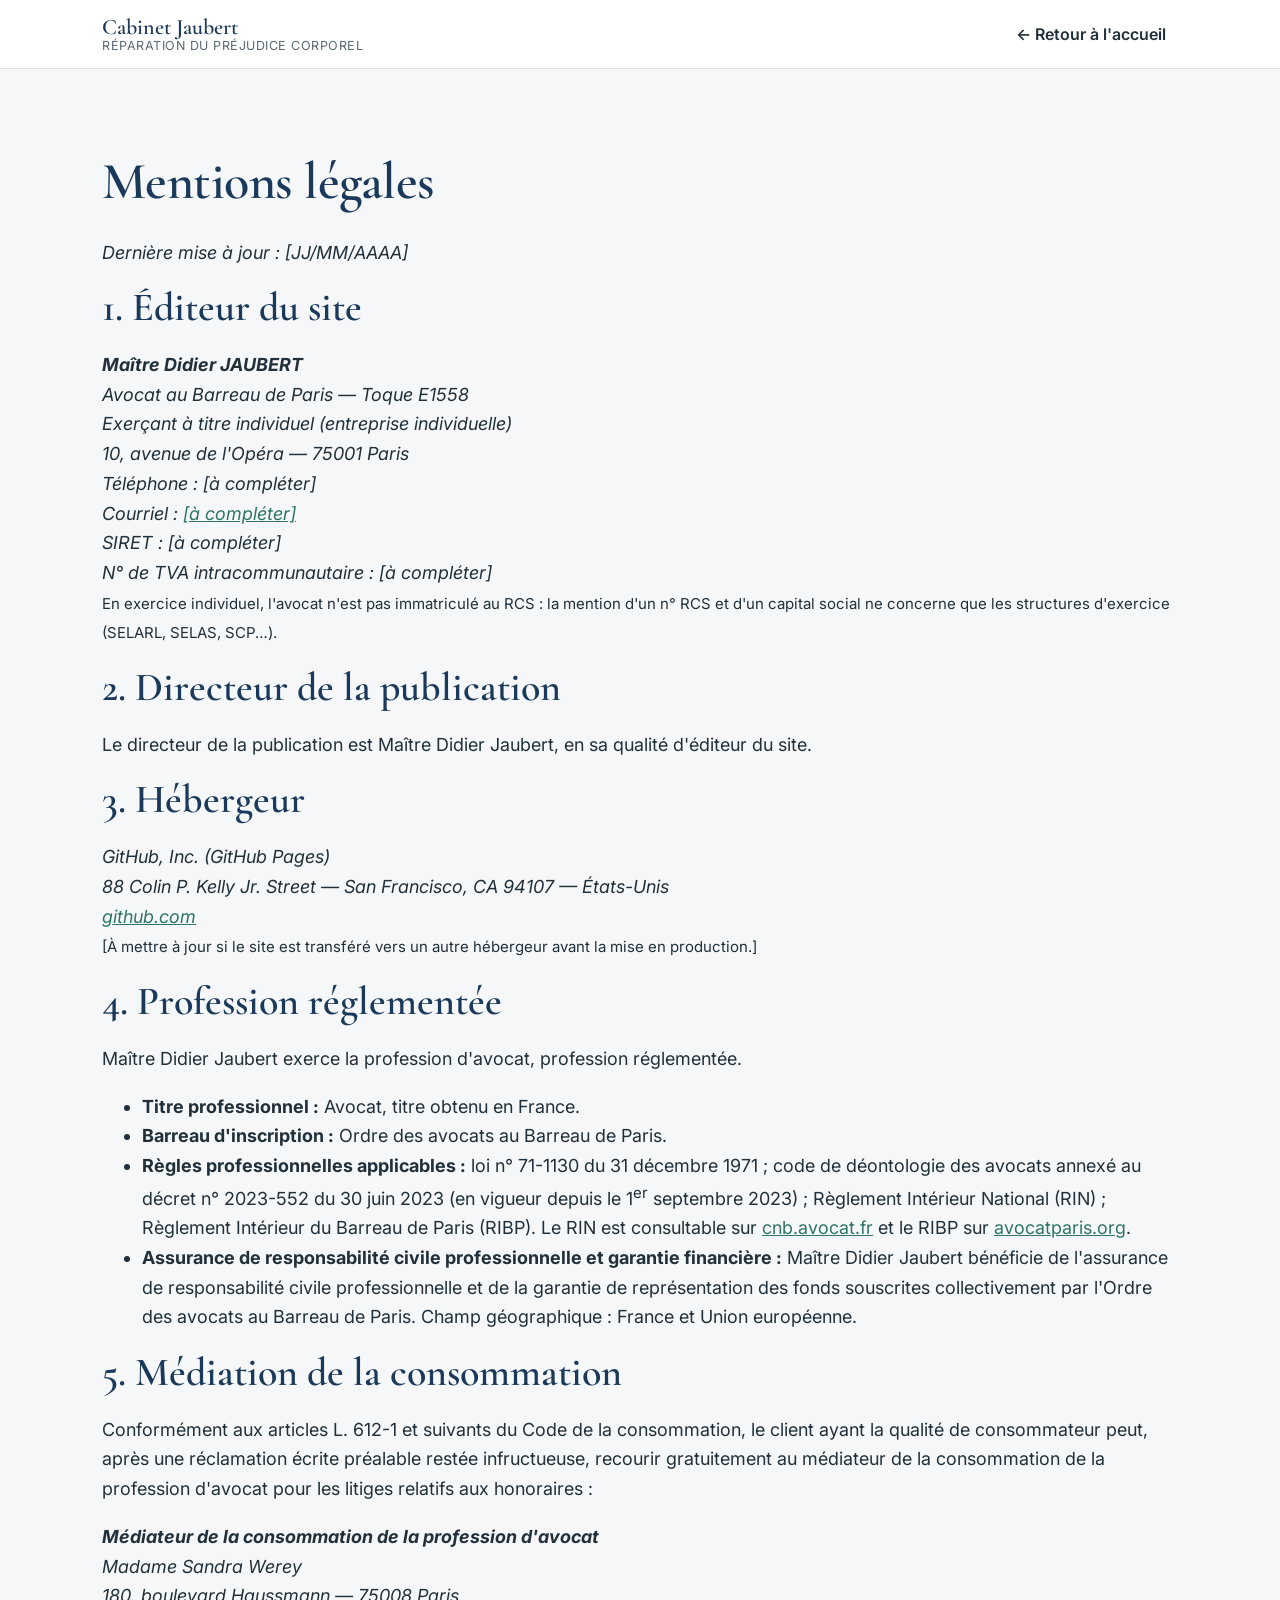
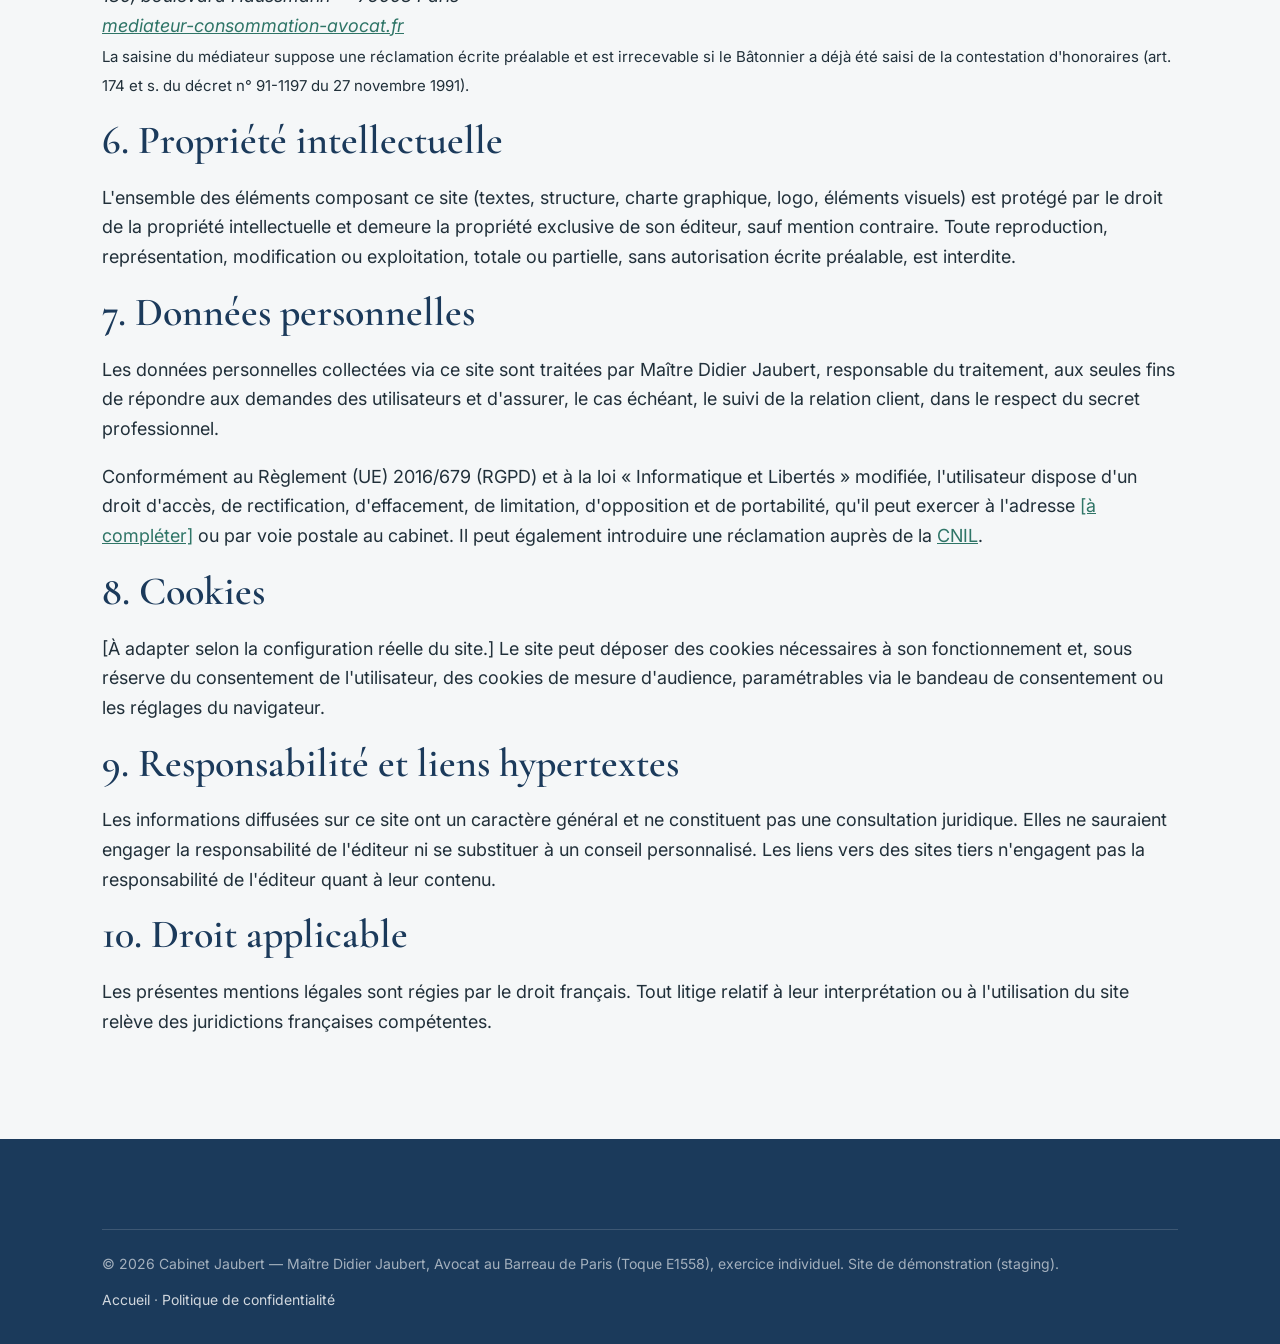
<file: mentions-legales.html>
<!doctype html>
<html lang="fr">
<head>
<meta charset="utf-8">
<meta name="viewport" content="width=device-width,initial-scale=1">
<meta name="robots" content="noindex,nofollow"><!-- STAGING : ne pas indexer -->
<title>Mentions légales — Cabinet Maître Didier Jaubert</title>
<meta name="description" content="Mentions légales du site du cabinet de Maître Didier Jaubert, avocat au Barreau de Paris.">
<link rel="preconnect" href="https://fonts.googleapis.com">
<link rel="preconnect" href="https://fonts.gstatic.com" crossorigin>
<link href="https://fonts.googleapis.com/css2?family=Cormorant+Garamond:wght@500;600;700&family=Inter:wght@400;500;600;700&display=swap" rel="stylesheet">
<link rel="stylesheet" href="styles.css">
</head>
<body>

<a class="skip-link" href="#contenu">Aller au contenu principal</a>

<header>
  <nav class="site-nav" aria-label="Navigation principale">
    <div class="wrap">
      <a class="brand" href="index.html" aria-label="Cabinet Jaubert, accueil">
        <b>Cabinet Jaubert</b>
        <small>Réparation du préjudice corporel</small>
      </a>
      <div class="nav-links">
        <a href="index.html">&larr; Retour à l'accueil</a>
      </div>
    </div>
  </nav>
</header>

<main id="contenu">
<div class="wrap legal-wrap">
<!-- Mentions légales — Cabinet Maître Didier Jaubert -->
<section class="mentions-legales" aria-labelledby="ml-titre">
  <h1 id="ml-titre">Mentions légales</h1>
  <p><em>Dernière mise à jour : [JJ/MM/AAAA]</em></p>

  <h2>1. Éditeur du site</h2>
  <address>
    <strong>Maître Didier JAUBERT</strong><br>
    Avocat au Barreau de Paris — Toque E1558<br>
    Exerçant à titre individuel (entreprise individuelle)<br>
    10, avenue de l'Opéra — 75001 Paris<br>
    Téléphone : [à compléter]<br>
    Courriel : <a href="mailto:[à compléter]">[à compléter]</a><br>
    SIRET : [à compléter]<br>
    N° de TVA intracommunautaire : [à compléter]
  </address>
  <p><small>En exercice individuel, l'avocat n'est pas immatriculé au RCS : la mention d'un n° RCS et d'un capital social ne concerne que les structures d'exercice (SELARL, SELAS, SCP…).</small></p>

  <h2>2. Directeur de la publication</h2>
  <p>Le directeur de la publication est Maître Didier Jaubert, en sa qualité d'éditeur du site.</p>

  <h2>3. Hébergeur</h2>
  <address>
    GitHub, Inc. (GitHub Pages)<br>
    88 Colin P. Kelly Jr. Street — San Francisco, CA 94107 — États-Unis<br>
    <a href="https://github.com" target="_blank" rel="noopener">github.com</a>
  </address>
  <p><small>[À mettre à jour si le site est transféré vers un autre hébergeur avant la mise en production.]</small></p>

  <h2>4. Profession réglementée</h2>
  <p>Maître Didier Jaubert exerce la profession d'avocat, profession réglementée.</p>
  <ul>
    <li><strong>Titre professionnel :</strong> Avocat, titre obtenu en France.</li>
    <li><strong>Barreau d'inscription :</strong> Ordre des avocats au Barreau de Paris.</li>
    <li><strong>Règles professionnelles applicables :</strong> loi n° 71-1130 du 31 décembre 1971 ; code de déontologie des avocats annexé au décret n° 2023-552 du 30 juin 2023 (en vigueur depuis le 1<sup>er</sup> septembre 2023) ; Règlement Intérieur National (RIN) ; Règlement Intérieur du Barreau de Paris (RIBP). Le RIN est consultable sur <a href="https://www.cnb.avocat.fr" target="_blank" rel="noopener">cnb.avocat.fr</a> et le RIBP sur <a href="https://www.avocatparis.org" target="_blank" rel="noopener">avocatparis.org</a>.</li>
    <li><strong>Assurance de responsabilité civile professionnelle et garantie financière :</strong> Maître Didier Jaubert bénéficie de l'assurance de responsabilité civile professionnelle et de la garantie de représentation des fonds souscrites collectivement par l'Ordre des avocats au Barreau de Paris. Champ géographique : France et Union européenne.</li>
  </ul>

  <h2>5. Médiation de la consommation</h2>
  <p>Conformément aux articles L. 612-1 et suivants du Code de la consommation, le client ayant la qualité de consommateur peut, après une réclamation écrite préalable restée infructueuse, recourir gratuitement au médiateur de la consommation de la profession d'avocat pour les litiges relatifs aux honoraires :</p>
  <address>
    <strong>Médiateur de la consommation de la profession d'avocat</strong><br>
    <!-- Vérifier le nom en fonction au jour de la mise en ligne : Sandra Werey a été désignée pour 2026-2028. -->
    Madame Sandra Werey<br>
    180, boulevard Haussmann — 75008 Paris<br>
    <a href="https://mediateur-consommation-avocat.fr" target="_blank" rel="noopener">mediateur-consommation-avocat.fr</a>
  </address>
  <p><small>La saisine du médiateur suppose une réclamation écrite préalable et est irrecevable si le Bâtonnier a déjà été saisi de la contestation d'honoraires (art. 174 et s. du décret n° 91-1197 du 27 novembre 1991).</small></p>

  <h2>6. Propriété intellectuelle</h2>
  <p>L'ensemble des éléments composant ce site (textes, structure, charte graphique, logo, éléments visuels) est protégé par le droit de la propriété intellectuelle et demeure la propriété exclusive de son éditeur, sauf mention contraire. Toute reproduction, représentation, modification ou exploitation, totale ou partielle, sans autorisation écrite préalable, est interdite.</p>

  <h2>7. Données personnelles</h2>
  <p>Les données personnelles collectées via ce site sont traitées par Maître Didier Jaubert, responsable du traitement, aux seules fins de répondre aux demandes des utilisateurs et d'assurer, le cas échéant, le suivi de la relation client, dans le respect du secret professionnel.</p>
  <p>Conformément au Règlement (UE) 2016/679 (RGPD) et à la loi « Informatique et Libertés » modifiée, l'utilisateur dispose d'un droit d'accès, de rectification, d'effacement, de limitation, d'opposition et de portabilité, qu'il peut exercer à l'adresse <a href="mailto:[à compléter]">[à compléter]</a> ou par voie postale au cabinet. Il peut également introduire une réclamation auprès de la <a href="https://www.cnil.fr" target="_blank" rel="noopener">CNIL</a>.</p>

  <h2 id="cookies">8. Cookies</h2>
  <p>[À adapter selon la configuration réelle du site.] Le site peut déposer des cookies nécessaires à son fonctionnement et, sous réserve du consentement de l'utilisateur, des cookies de mesure d'audience, paramétrables via le bandeau de consentement ou les réglages du navigateur.</p>

  <h2>9. Responsabilité et liens hypertextes</h2>
  <p>Les informations diffusées sur ce site ont un caractère général et ne constituent pas une consultation juridique. Elles ne sauraient engager la responsabilité de l'éditeur ni se substituer à un conseil personnalisé. Les liens vers des sites tiers n'engagent pas la responsabilité de l'éditeur quant à leur contenu.</p>

  <h2>10. Droit applicable</h2>
  <p>Les présentes mentions légales sont régies par le droit français. Tout litige relatif à leur interprétation ou à l'utilisation du site relève des juridictions françaises compétentes.</p>
</section>
</div>
</main>

<footer class="site-footer">
  <div class="wrap">
    <div class="footer-bottom">
      <div>&copy; <span id="annee"></span> Cabinet Jaubert — Maître Didier Jaubert, Avocat au Barreau de Paris (Toque E1558), exercice individuel. Site de démonstration (staging).</div>
      <div><a href="index.html">Accueil</a> · <a href="politique-confidentialite.html">Politique de confidentialité</a></div>
    </div>
  </div>
</footer>
<script>document.getElementById('annee').textContent=new Date().getFullYear();</script>
</body>
</html>
</file>
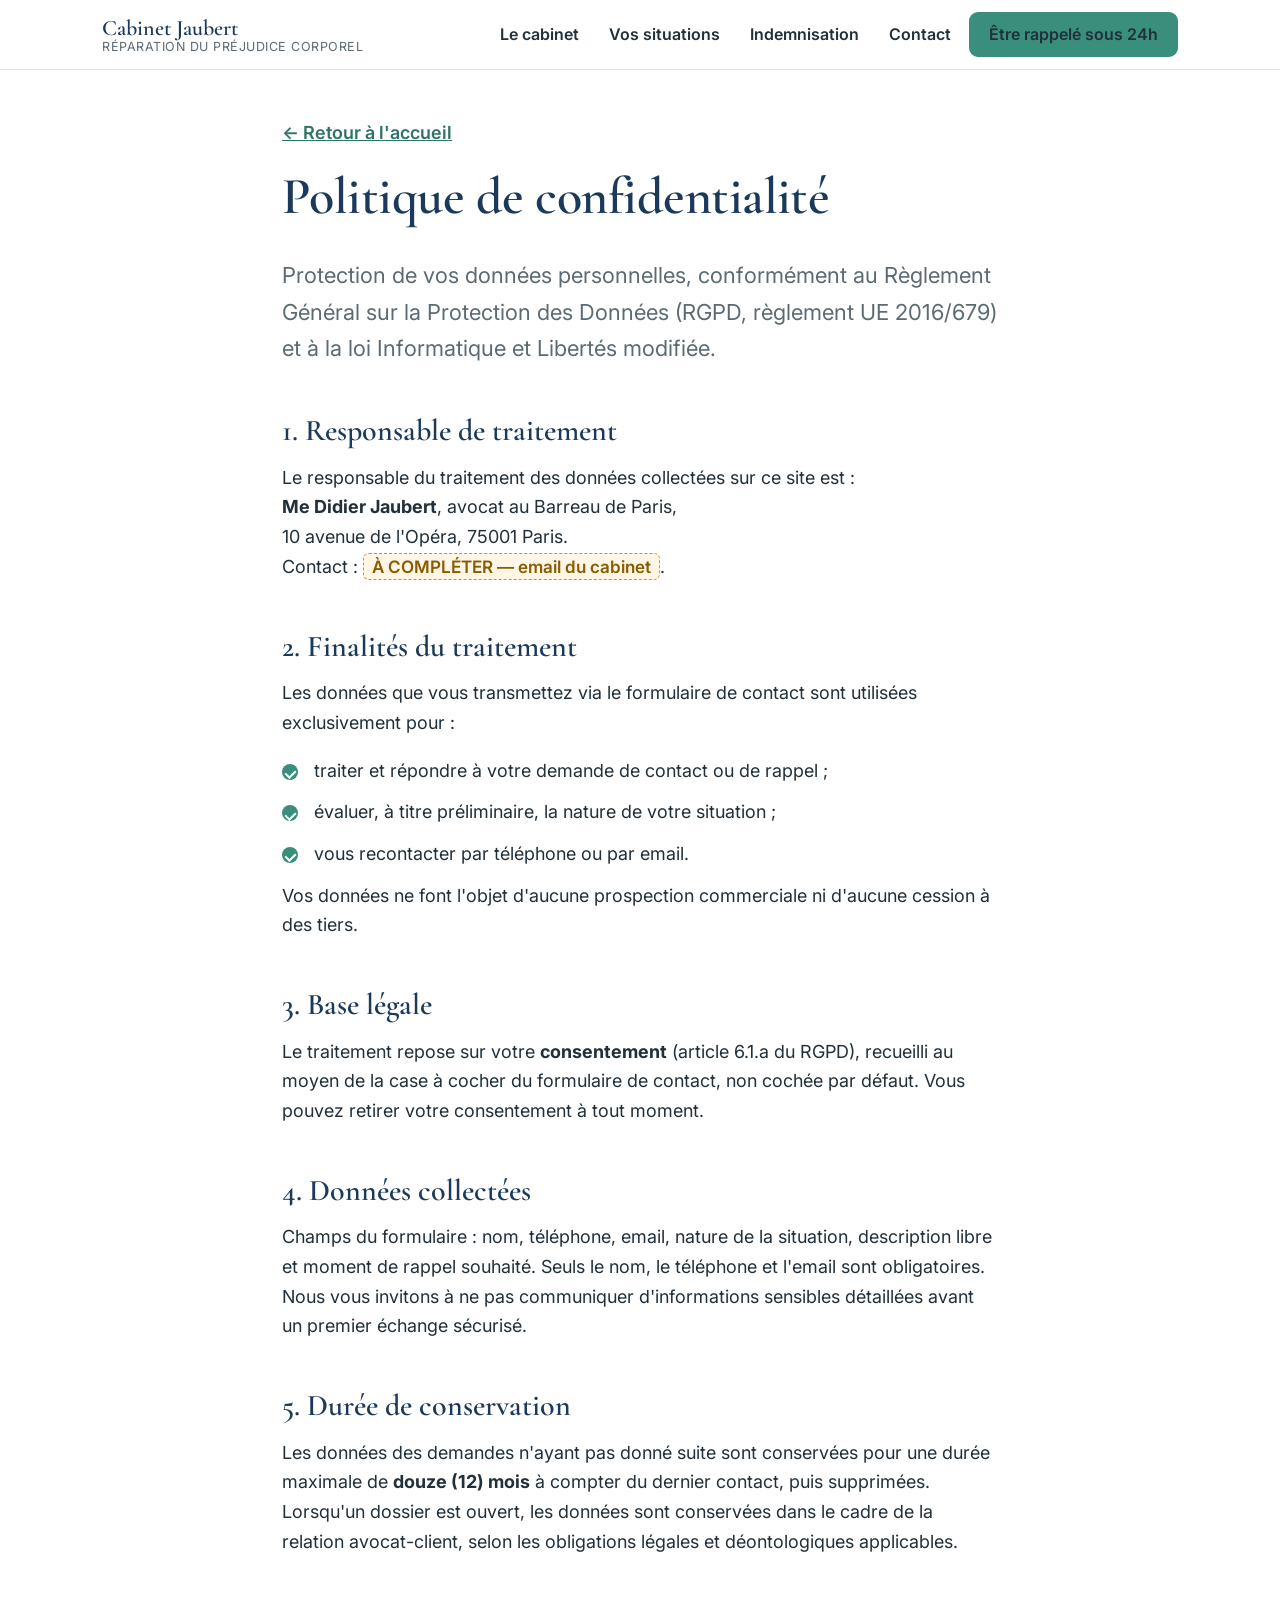
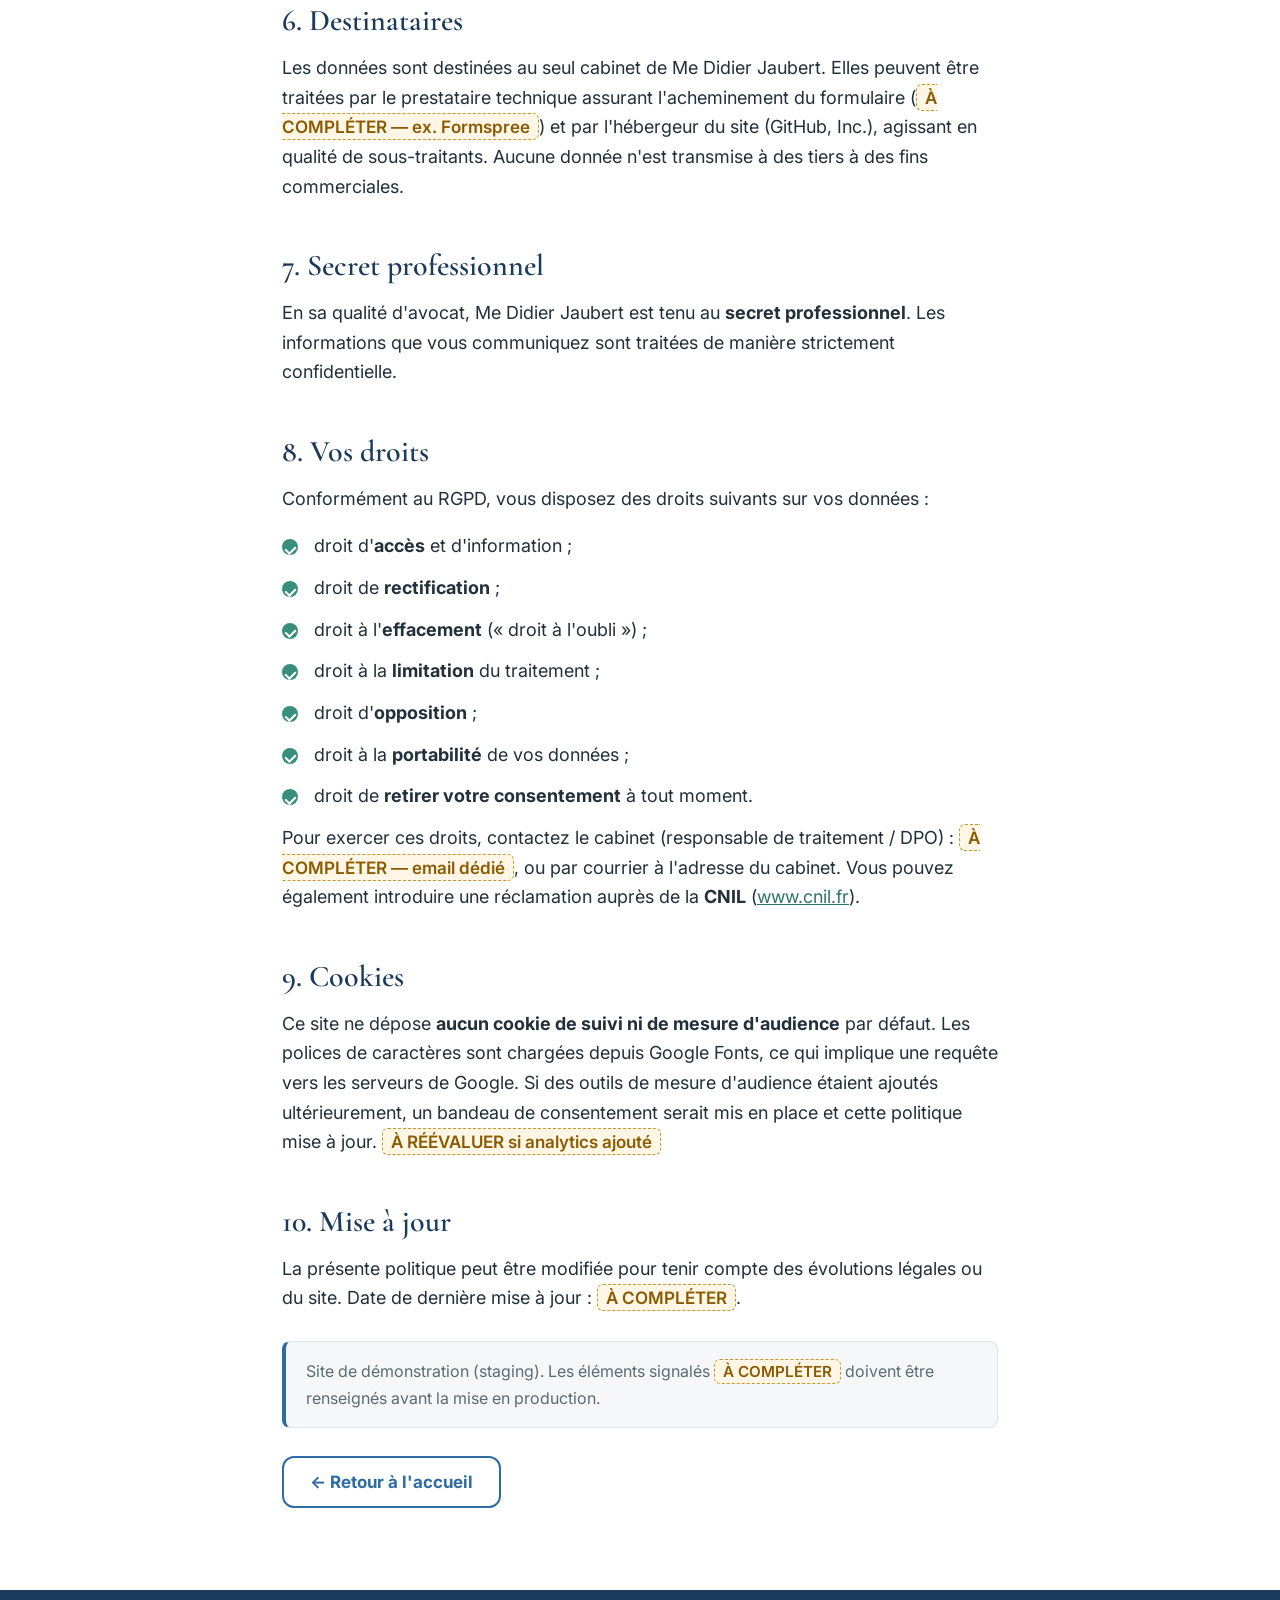
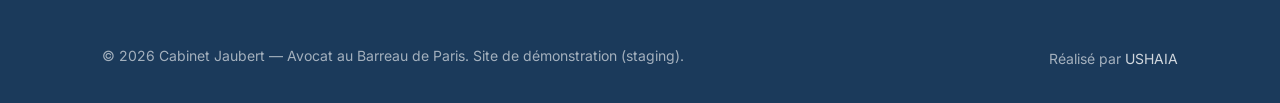
<file: politique-confidentialite.html>
<!doctype html>
<html lang="fr">
<head>
<meta charset="utf-8">
<meta name="viewport" content="width=device-width,initial-scale=1">
<meta name="robots" content="noindex,nofollow">
<title>Politique de confidentialité — Cabinet Jaubert</title>
<meta name="description" content="Politique de confidentialité et protection des données personnelles (RGPD) du cabinet de Me Didier Jaubert.">
<link rel="preconnect" href="https://fonts.googleapis.com">
<link rel="preconnect" href="https://fonts.gstatic.com" crossorigin>
<link href="https://fonts.googleapis.com/css2?family=Cormorant+Garamond:wght@500;600;700&family=Inter:wght@400;500;600;700&display=swap" rel="stylesheet">
<link rel="stylesheet" href="styles.css">
</head>
<body>
<a class="skip-link" href="#contenu">Aller au contenu principal</a>

<header>
  <nav class="site-nav" aria-label="Navigation principale">
    <div class="wrap">
      <a class="brand" href="index.html" aria-label="Cabinet Jaubert, accueil">
        <b>Cabinet Jaubert</b>
        <small>Réparation du préjudice corporel</small>
      </a>
      <div class="nav-links" id="menu-principal">
        <a href="index.html#cabinet">Le cabinet</a>
        <a href="index.html#situations">Vos situations</a>
        <a href="index.html#indemnisation">Indemnisation</a>
        <a href="index.html#contact">Contact</a>
        <a class="btn btn-primary" href="index.html#contact">Être rappelé sous 24h</a>
      </div>
    </div>
  </nav>
</header>

<main id="contenu" class="doc">
  <div class="wrap narrow">
    <a class="back-link" href="index.html">&larr; Retour à l'accueil</a>
    <h1>Politique de confidentialité</h1>
    <p class="lead">Protection de vos données personnelles, conformément au Règlement Général sur
      la Protection des Données (RGPD, règlement UE 2016/679) et à la loi Informatique et
      Libertés modifiée.</p>

    <h2>1. Responsable de traitement</h2>
    <p>Le responsable du traitement des données collectées sur ce site est&nbsp;:<br>
      <strong>Me Didier Jaubert</strong>, avocat au Barreau de Paris,<br>
      10 avenue de l'Opéra, 75001 Paris.<br>
      Contact : <span class="placeholder">À COMPLÉTER — email du cabinet</span>.</p>

    <h2>2. Finalités du traitement</h2>
    <p>Les données que vous transmettez via le formulaire de contact sont utilisées
      exclusivement pour&nbsp;:</p>
    <ul class="check-list">
      <li>traiter et répondre à votre demande de contact ou de rappel&nbsp;;</li>
      <li>évaluer, à titre préliminaire, la nature de votre situation&nbsp;;</li>
      <li>vous recontacter par téléphone ou par email.</li>
    </ul>
    <p>Vos données ne font l'objet d'aucune prospection commerciale ni d'aucune cession à des tiers.</p>

    <h2>3. Base légale</h2>
    <p>Le traitement repose sur votre <strong>consentement</strong> (article 6.1.a du RGPD),
      recueilli au moyen de la case à cocher du formulaire de contact, non cochée par défaut.
      Vous pouvez retirer votre consentement à tout moment.</p>

    <h2>4. Données collectées</h2>
    <p>Champs du formulaire&nbsp;: nom, téléphone, email, nature de la situation, description
      libre et moment de rappel souhaité. Seuls le nom, le téléphone et l'email sont
      obligatoires. Nous vous invitons à ne pas communiquer d'informations sensibles détaillées
      avant un premier échange sécurisé.</p>

    <h2>5. Durée de conservation</h2>
    <p>Les données des demandes n'ayant pas donné suite sont conservées pour une durée maximale
      de <strong>douze (12) mois</strong> à compter du dernier contact, puis supprimées.
      Lorsqu'un dossier est ouvert, les données sont conservées dans le cadre de la relation
      avocat-client, selon les obligations légales et déontologiques applicables.</p>

    <h2>6. Destinataires</h2>
    <p>Les données sont destinées au seul cabinet de Me Didier Jaubert. Elles peuvent être
      traitées par le prestataire technique assurant l'acheminement du formulaire
      (<span class="placeholder">À COMPLÉTER — ex. Formspree</span>) et par l'hébergeur du site
      (GitHub, Inc.), agissant en qualité de sous-traitants. Aucune donnée n'est transmise à des
      tiers à des fins commerciales.</p>

    <h2>7. Secret professionnel</h2>
    <p>En sa qualité d'avocat, Me Didier Jaubert est tenu au <strong>secret professionnel</strong>.
      Les informations que vous communiquez sont traitées de manière strictement confidentielle.</p>

    <h2>8. Vos droits</h2>
    <p>Conformément au RGPD, vous disposez des droits suivants sur vos données&nbsp;:</p>
    <ul class="check-list">
      <li>droit d'<strong>accès</strong> et d'information&nbsp;;</li>
      <li>droit de <strong>rectification</strong>&nbsp;;</li>
      <li>droit à l'<strong>effacement</strong> (« droit à l'oubli »)&nbsp;;</li>
      <li>droit à la <strong>limitation</strong> du traitement&nbsp;;</li>
      <li>droit d'<strong>opposition</strong>&nbsp;;</li>
      <li>droit à la <strong>portabilité</strong> de vos données&nbsp;;</li>
      <li>droit de <strong>retirer votre consentement</strong> à tout moment.</li>
    </ul>
    <p>Pour exercer ces droits, contactez le cabinet (responsable de traitement / DPO)&nbsp;:
      <span class="placeholder">À COMPLÉTER — email dédié</span>, ou par courrier à l'adresse du
      cabinet. Vous pouvez également introduire une réclamation auprès de la
      <strong>CNIL</strong> (<a href="https://www.cnil.fr" rel="noopener">www.cnil.fr</a>).</p>

    <h2 id="cookies">9. Cookies</h2>
    <p>Ce site ne dépose <strong>aucun cookie de suivi ni de mesure d'audience</strong> par
      défaut. Les polices de caractères sont chargées depuis Google Fonts, ce qui implique une
      requête vers les serveurs de Google. Si des outils de mesure d'audience étaient ajoutés
      ultérieurement, un bandeau de consentement serait mis en place et cette politique mise à
      jour. <span class="placeholder">À RÉÉVALUER si analytics ajouté</span></p>

    <h2>10. Mise à jour</h2>
    <p>La présente politique peut être modifiée pour tenir compte des évolutions légales ou du
      site. Date de dernière mise à jour&nbsp;: <span class="placeholder">À COMPLÉTER</span>.</p>

    <p class="note" style="margin-top:28px">Site de démonstration (staging). Les éléments
      signalés <span class="placeholder">À COMPLÉTER</span> doivent être renseignés avant la mise
      en production.</p>

    <p style="margin-top:28px"><a class="btn btn-secondary" href="index.html">&larr; Retour à l'accueil</a></p>
  </div>
</main>

<footer class="site-footer">
  <div class="wrap">
    <div class="footer-bottom" style="border-top:none;margin-top:0;padding-top:0">
      <div>&copy; <span id="annee"></span> Cabinet Jaubert — Avocat au Barreau de Paris. Site de démonstration (staging).</div>
      <div>Réalisé par <a href="https://ushaia.com" rel="noopener">USHAIA</a></div>
    </div>
  </div>
</footer>
<script>document.getElementById('annee').textContent=new Date().getFullYear();</script>
</body>
</html>
</file>
<file: styles.css>
/* =========================================================================
   Cabinet Jaubert — Feuille de styles (staging)
   Design system : bleu + vert (santé / réparation du préjudice corporel)
   Accessibilité : RGAA / WCAG AA — audience vulnérable (victimes)
   ========================================================================= */

/* ---- 1. Variables de design (palette + tokens) ----------------------- */
:root{
  /* Palette (cf. RECOMMENDATION.md) */
  --bleu-conseil:#1B3A5B;     /* nav, H1, autorité */
  --bleu-confiance:#2E6CA4;   /* liens, boutons secondaires, focus */
  --vert-apaise:#3A8E7C;      /* fills CTA (texte blanc gras) */
  --vert-aa:#2F7567;          /* liens / texte vert (contraste AA) */
  --vert-clair:#E8F2EE;       /* fonds de section */
  --ardoise:#21303A;          /* corps de texte (~13:1) */
  --gris:#5C6B73;             /* texte secondaire */
  --brume:#F5F7F8;            /* fond de page */
  --blanc:#FFFFFF;

  --line:#DDE5E9;             /* bordures discrètes */
  --shadow:0 2px 8px rgba(27,58,91,.06),0 10px 30px rgba(27,58,91,.06);
  --radius:14px;
  --maxw:1120px;
  --maxw-narrow:760px;

  /* Typographie */
  --serif:"Cormorant Garamond",Georgia,"Times New Roman",serif;
  --sans:"Inter",-apple-system,"Segoe UI",Roboto,Helvetica,Arial,sans-serif;
}

/* ---- 2. Reset / base ------------------------------------------------- */
*{box-sizing:border-box}
html{scroll-behavior:smooth}
body{
  margin:0;
  font-family:var(--sans);
  font-size:18px;            /* corps min 18px */
  line-height:1.65;
  color:var(--ardoise);
  background:var(--brume);
  -webkit-font-smoothing:antialiased;
  text-rendering:optimizeLegibility;
}
img{max-width:100%;height:auto;display:block}

/* Titres serif */
h1,h2,h3,h4{font-family:var(--serif);color:var(--bleu-conseil);line-height:1.12;font-weight:600;margin:0 0 .5em}
h1{font-size:clamp(34px,6vw,52px);letter-spacing:-.01em}
h2{font-size:clamp(28px,4vw,40px)}
h3{font-size:clamp(20px,2.4vw,25px)}
h4{font-size:20px}
p{margin:0 0 1em}
a{color:var(--vert-aa)}
a:hover{color:var(--bleu-confiance)}

/* ---- 3. Accessibilité : skip-link + focus visible ------------------- */
.skip-link{
  position:absolute;left:-9999px;top:0;z-index:200;
  background:var(--bleu-conseil);color:#fff;padding:12px 18px;
  border-radius:0 0 8px 0;font-weight:600;text-decoration:none;
}
.skip-link:focus{left:0}

a:focus-visible,button:focus-visible,input:focus-visible,select:focus-visible,
textarea:focus-visible,summary:focus-visible,[tabindex]:focus-visible{
  outline:3px solid var(--bleu-confiance);
  outline-offset:2px;
  border-radius:4px;
}

/* ---- 4. Mise en page utilitaire ------------------------------------- */
.wrap{max-width:var(--maxw);margin:0 auto;padding:0 22px}
.narrow{max-width:var(--maxw-narrow);margin-left:auto;margin-right:auto}
section{padding:clamp(48px,7vw,84px) 0}
.section-tint{background:var(--vert-clair)}
.section-white{background:var(--blanc)}
.eyebrow{
  display:inline-block;color:var(--vert-aa);font-weight:700;
  font-size:14px;letter-spacing:.08em;text-transform:uppercase;
  margin-bottom:14px;font-family:var(--sans);
}
.lead{font-size:clamp(19px,2.4vw,22px);color:var(--gris)}
.center{text-align:center}

/* ---- 5. Boutons ----------------------------------------------------- */
.btn{
  display:inline-flex;align-items:center;justify-content:center;gap:.5em;
  font-family:var(--sans);font-weight:700;font-size:17px;
  padding:14px 26px;min-height:48px;border-radius:12px;
  text-decoration:none;cursor:pointer;border:2px solid transparent;
  transition:transform .15s ease,background .15s ease,box-shadow .15s ease;
  line-height:1.2;
}
.btn-primary{background:var(--vert-apaise);color:#fff;border-color:var(--vert-apaise)}
.btn-primary:hover{background:var(--vert-aa);color:#fff;transform:translateY(-1px);box-shadow:var(--shadow)}
.btn-secondary{background:transparent;color:var(--bleu-confiance);border-color:var(--bleu-confiance)}
.btn-secondary:hover{background:var(--bleu-confiance);color:#fff;transform:translateY(-1px)}
.btn-ghost{background:transparent;color:var(--bleu-conseil);border-color:var(--line);font-weight:600}
.btn-ghost:hover{border-color:var(--bleu-confiance);color:var(--bleu-confiance)}
.cta-row{display:flex;gap:14px;flex-wrap:wrap}

/* ---- 6. Barre utilitaire (top) -------------------------------------- */
.utility-bar{
  background:var(--bleu-conseil);color:#fff;font-size:14px;
}
.utility-bar .wrap{display:flex;flex-wrap:wrap;align-items:center;gap:10px 22px;padding-top:9px;padding-bottom:9px}
.utility-bar a{color:#fff;text-decoration:none;font-weight:600}
.utility-bar a:hover{text-decoration:underline}
.utility-bar .u-item{display:inline-flex;align-items:center;gap:7px}
.utility-bar .u-spacer{margin-left:auto}
.utility-bar .lang span{opacity:.6}

/* ---- 7. Navigation collante ----------------------------------------- */
.site-nav{
  position:sticky;top:0;z-index:100;background:rgba(255,255,255,.97);
  border-bottom:1px solid var(--line);backdrop-filter:saturate(160%) blur(6px);
}
.site-nav .wrap{display:flex;align-items:center;gap:18px;padding-top:12px;padding-bottom:12px}
.brand{display:flex;flex-direction:column;text-decoration:none;line-height:1.1}
.brand b{font-family:var(--serif);font-size:22px;color:var(--bleu-conseil);font-weight:600}
.brand small{font-size:12.5px;color:var(--gris);letter-spacing:.04em;text-transform:uppercase}
.nav-links{display:flex;gap:6px;margin-left:auto;align-items:center;flex-wrap:wrap}
.nav-links a{
  color:var(--ardoise);text-decoration:none;font-weight:600;font-size:16px;
  padding:9px 12px;border-radius:9px;
}
.nav-links a:hover{background:var(--vert-clair);color:var(--bleu-conseil)}
.nav-links .nav-phone{color:var(--bleu-confiance)}
.nav-links .btn{padding:11px 18px;font-size:16px;min-height:44px}
.nav-toggle{display:none}

/* ---- 8. Hero -------------------------------------------------------- */
.hero{background:linear-gradient(160deg,#fff 0%,var(--vert-clair) 100%)}
.hero .wrap{display:grid;grid-template-columns:1.15fr .85fr;gap:48px;align-items:center}
.hero h1{margin-bottom:.35em}
.hero .lead{margin-bottom:1.4em}
.hero .micro{margin-top:18px;font-size:15px;color:var(--gris)}
.hero .micro::before{content:"\2713 ";color:var(--vert-aa);font-weight:700}

/* Portrait placeholder (monogramme DJ) */
.portrait{
  aspect-ratio:4/5;border-radius:18px;box-shadow:var(--shadow);
  background:
    radial-gradient(120% 120% at 30% 20%,rgba(255,255,255,.35),transparent 60%),
    linear-gradient(155deg,var(--bleu-confiance) 0%,var(--bleu-conseil) 55%,var(--vert-aa) 100%);
  display:flex;flex-direction:column;align-items:center;justify-content:center;
  color:#fff;text-align:center;padding:24px;
}
.portrait .mono{font-family:var(--serif);font-size:clamp(56px,9vw,92px);font-weight:600;line-height:1}
.portrait .cap{margin-top:14px;font-size:15px;opacity:.92;font-weight:600}
.portrait--small{aspect-ratio:1/1;max-width:220px}

/* ---- 9. Grilles de cartes ------------------------------------------ */
.grid{display:grid;gap:22px}
.grid-2{grid-template-columns:repeat(2,1fr)}
.grid-3{grid-template-columns:repeat(3,1fr)}
.grid-4{grid-template-columns:repeat(4,1fr)}
.card{
  background:#fff;border:1px solid var(--line);border-radius:var(--radius);
  padding:26px;box-shadow:var(--shadow);height:100%;
}
.card h3{margin-bottom:.4em}
.card p:last-child{margin-bottom:0}
.card .ic{
  width:46px;height:46px;border-radius:11px;background:var(--vert-clair);
  display:flex;align-items:center;justify-content:center;margin-bottom:14px;
  color:var(--vert-aa);font-weight:700;font-size:20px;
}
a.card{text-decoration:none;color:inherit;display:block;transition:transform .15s ease,box-shadow .15s ease}
a.card:hover{transform:translateY(-3px);box-shadow:0 12px 34px rgba(27,58,91,.12)}
a.card .more{color:var(--vert-aa);font-weight:700;font-size:15px}

/* ---- 10. Différenciateurs (liste icônes) --------------------------- */
.diff{display:flex;gap:16px;align-items:flex-start}
.diff .num{
  flex:0 0 auto;width:42px;height:42px;border-radius:50%;
  background:var(--bleu-conseil);color:#fff;font-weight:700;
  display:flex;align-items:center;justify-content:center;font-size:18px;
}
.diff h3{font-size:21px;margin-bottom:.25em}
.diff p{margin:0;color:var(--gris);font-size:17px}

/* ---- 11. Bandeau Mediator (crédibilité) ---------------------------- */
.cred-band{background:var(--bleu-conseil);color:#fff}
.cred-band h2,.cred-band h3{color:#fff}
.cred-band .stat{font-family:var(--serif);font-size:clamp(48px,8vw,76px);font-weight:600;color:#fff;line-height:1}
.cred-band p{color:rgba(255,255,255,.9);font-size:19px}
.cred-band .wrap{display:grid;grid-template-columns:auto 1fr;gap:36px;align-items:center}
.cred-band .source{font-size:14px;color:rgba(255,255,255,.6);margin-top:8px}

/* ---- 12. Processus (4 étapes) -------------------------------------- */
.steps{display:grid;grid-template-columns:repeat(4,1fr);gap:22px;counter-reset:step}
.step{background:#fff;border:1px solid var(--line);border-radius:var(--radius);padding:26px;box-shadow:var(--shadow);position:relative}
.step::before{
  counter-increment:step;content:counter(step);
  display:flex;align-items:center;justify-content:center;
  width:40px;height:40px;border-radius:50%;
  background:var(--vert-apaise);color:#fff;font-weight:700;font-family:var(--serif);
  font-size:20px;margin-bottom:14px;
}
.step h3{font-size:20px;margin-bottom:.35em}
.step p{margin:0;font-size:16px;color:var(--gris)}

/* ---- 13. Disclaimer / encadrés ------------------------------------- */
.note{
  background:var(--brume);border:1px solid var(--line);border-left:4px solid var(--bleu-confiance);
  border-radius:8px;padding:16px 20px;font-size:16px;color:var(--gris);
}
.disclaimer{font-size:15px;color:var(--gris);font-style:italic;margin-top:18px}

/* Liste à puces "check" */
.check-list{list-style:none;padding:0;margin:0}
.check-list li{position:relative;padding-left:32px;margin-bottom:12px}
.check-list li::before{
  content:"";position:absolute;left:0;top:.45em;width:16px;height:16px;border-radius:50%;
  background:var(--vert-apaise);
}
.check-list li::after{
  content:"";position:absolute;left:5px;top:.7em;width:5px;height:8px;
  border:solid #fff;border-width:0 2px 2px 0;transform:rotate(45deg);
}

/* ---- 14. Témoignages ---------------------------------------------- */
.quote{background:#fff;border:1px solid var(--line);border-radius:var(--radius);padding:26px;box-shadow:var(--shadow);height:100%}
.quote p{font-family:var(--serif);font-size:21px;color:var(--bleu-conseil);font-style:italic;margin-bottom:.8em}
.quote .who{font-family:var(--sans);font-size:15px;color:var(--gris);font-style:normal}

/* ---- 15. Formulaire de contact ------------------------------------ */
.form-card{background:#fff;border:1px solid var(--line);border-radius:18px;padding:clamp(24px,4vw,40px);box-shadow:var(--shadow)}
.field{margin-bottom:18px}
.field label{display:block;font-weight:600;font-size:16px;margin-bottom:6px;color:var(--bleu-conseil)}
.field .req{color:var(--vert-aa)}
.field input,.field select,.field textarea{
  width:100%;font-family:var(--sans);font-size:17px;color:var(--ardoise);
  padding:12px 14px;border:1px solid var(--gris);border-radius:10px;background:#fff;min-height:48px;
}
.field textarea{min-height:120px;resize:vertical}
.field-grid{display:grid;grid-template-columns:1fr 1fr;gap:18px}
.consent{display:flex;gap:12px;align-items:flex-start;font-size:16px}
.consent input{width:22px;height:22px;min-height:22px;flex:0 0 auto;margin-top:3px}
.consent label{font-weight:400;color:var(--ardoise)}
.form-reassure{font-size:15px;color:var(--gris);margin-top:14px}

/* ---- 16. Pied de page --------------------------------------------- */
.site-footer{background:var(--bleu-conseil);color:rgba(255,255,255,.85);font-size:16px}
.site-footer .wrap{padding-top:54px;padding-bottom:30px}
.footer-grid{display:grid;grid-template-columns:1.4fr 1fr 1fr 1fr;gap:30px}
.site-footer h4{color:#fff;font-family:var(--sans);font-size:15px;text-transform:uppercase;letter-spacing:.06em;margin-bottom:14px}
.site-footer a{color:rgba(255,255,255,.85);text-decoration:none;display:inline-block;padding:3px 0}
.site-footer a:hover{color:#fff;text-decoration:underline}
.site-footer ul{list-style:none;padding:0;margin:0}
.site-footer .brand b{color:#fff}
.site-footer .brand small{color:rgba(255,255,255,.6)}
.footer-bottom{
  border-top:1px solid rgba(255,255,255,.15);margin-top:36px;padding-top:22px;
  display:flex;justify-content:space-between;flex-wrap:wrap;gap:10px;font-size:14px;color:rgba(255,255,255,.6)
}
.footer-bottom a{color:rgba(255,255,255,.8)}

/* ---- 17. Pages internes (mentions / RGPD) -------------------------- */
.doc{background:#fff}
.doc .wrap{padding-top:48px;padding-bottom:64px}
.doc h1{margin-bottom:.6em}
.doc h2{font-size:clamp(24px,3vw,30px);margin-top:1.6em}
.doc table{width:100%;border-collapse:collapse;margin:1em 0;font-size:16px}
.doc th,.doc td{text-align:left;padding:10px 12px;border:1px solid var(--line);vertical-align:top}
.doc th{background:var(--vert-clair);color:var(--bleu-conseil)}
.placeholder{
  background:#FFF6E5;border:1px dashed #C9962B;border-radius:6px;
  padding:2px 8px;font-weight:600;color:#8A5B00;font-size:.95em;
}
.back-link{display:inline-block;margin-bottom:20px;font-weight:600}

/* ---- 18. Responsive ----------------------------------------------- */
@media (max-width:960px){
  .hero .wrap{grid-template-columns:1fr}
  .hero .portrait{max-width:360px;margin:0 auto}
  .grid-4{grid-template-columns:repeat(2,1fr)}
  .steps{grid-template-columns:repeat(2,1fr)}
  .cred-band .wrap{grid-template-columns:1fr;gap:18px;text-align:center}
  .footer-grid{grid-template-columns:1fr 1fr}
}
@media (max-width:680px){
  .nav-links{
    display:none;width:100%;flex-direction:column;align-items:stretch;
    margin-left:0;margin-top:10px;gap:4px;
  }
  .nav-links.open{display:flex}
  .nav-links a{padding:12px}
  .site-nav .wrap{flex-wrap:wrap}
  .nav-toggle{
    display:inline-flex;align-items:center;justify-content:center;margin-left:auto;
    width:46px;height:46px;border:1px solid var(--line);border-radius:10px;
    background:#fff;color:var(--bleu-conseil);font-size:22px;cursor:pointer;
  }
  .grid-2,.grid-3,.grid-4,.steps,.field-grid{grid-template-columns:1fr}
  .footer-grid{grid-template-columns:1fr}
  .doc table,.doc thead,.doc tbody,.doc th,.doc td,.doc tr{display:block}
  .doc th{border-bottom:none}
}

/* ---- 19. Mouvement réduit ----------------------------------------- */
@media (prefers-reduced-motion:reduce){
  *{animation:none!important;transition:none!important;scroll-behavior:auto!important}
}

/* ---- Portraits photo réels (v3) ---------------------------------- */
.portrait.has-photo{position:relative;overflow:hidden;justify-content:flex-end;padding:0;background:var(--bleu-conseil)}
.portrait.has-photo img{position:absolute;inset:0;width:100%;height:100%;object-fit:cover;object-position:center 18%;border-radius:inherit;z-index:0}
.portrait.has-photo .cap{position:relative;z-index:1;width:100%;margin:0;padding:34px 16px 12px;
  background:linear-gradient(to top,rgba(16,28,46,.86),rgba(16,28,46,.55) 55%,transparent);
  border-radius:0 0 18px 18px;color:#fff}
.portrait--small.has-photo{padding:0}
.portrait--small.has-photo img{object-position:center 22%}
</file>
